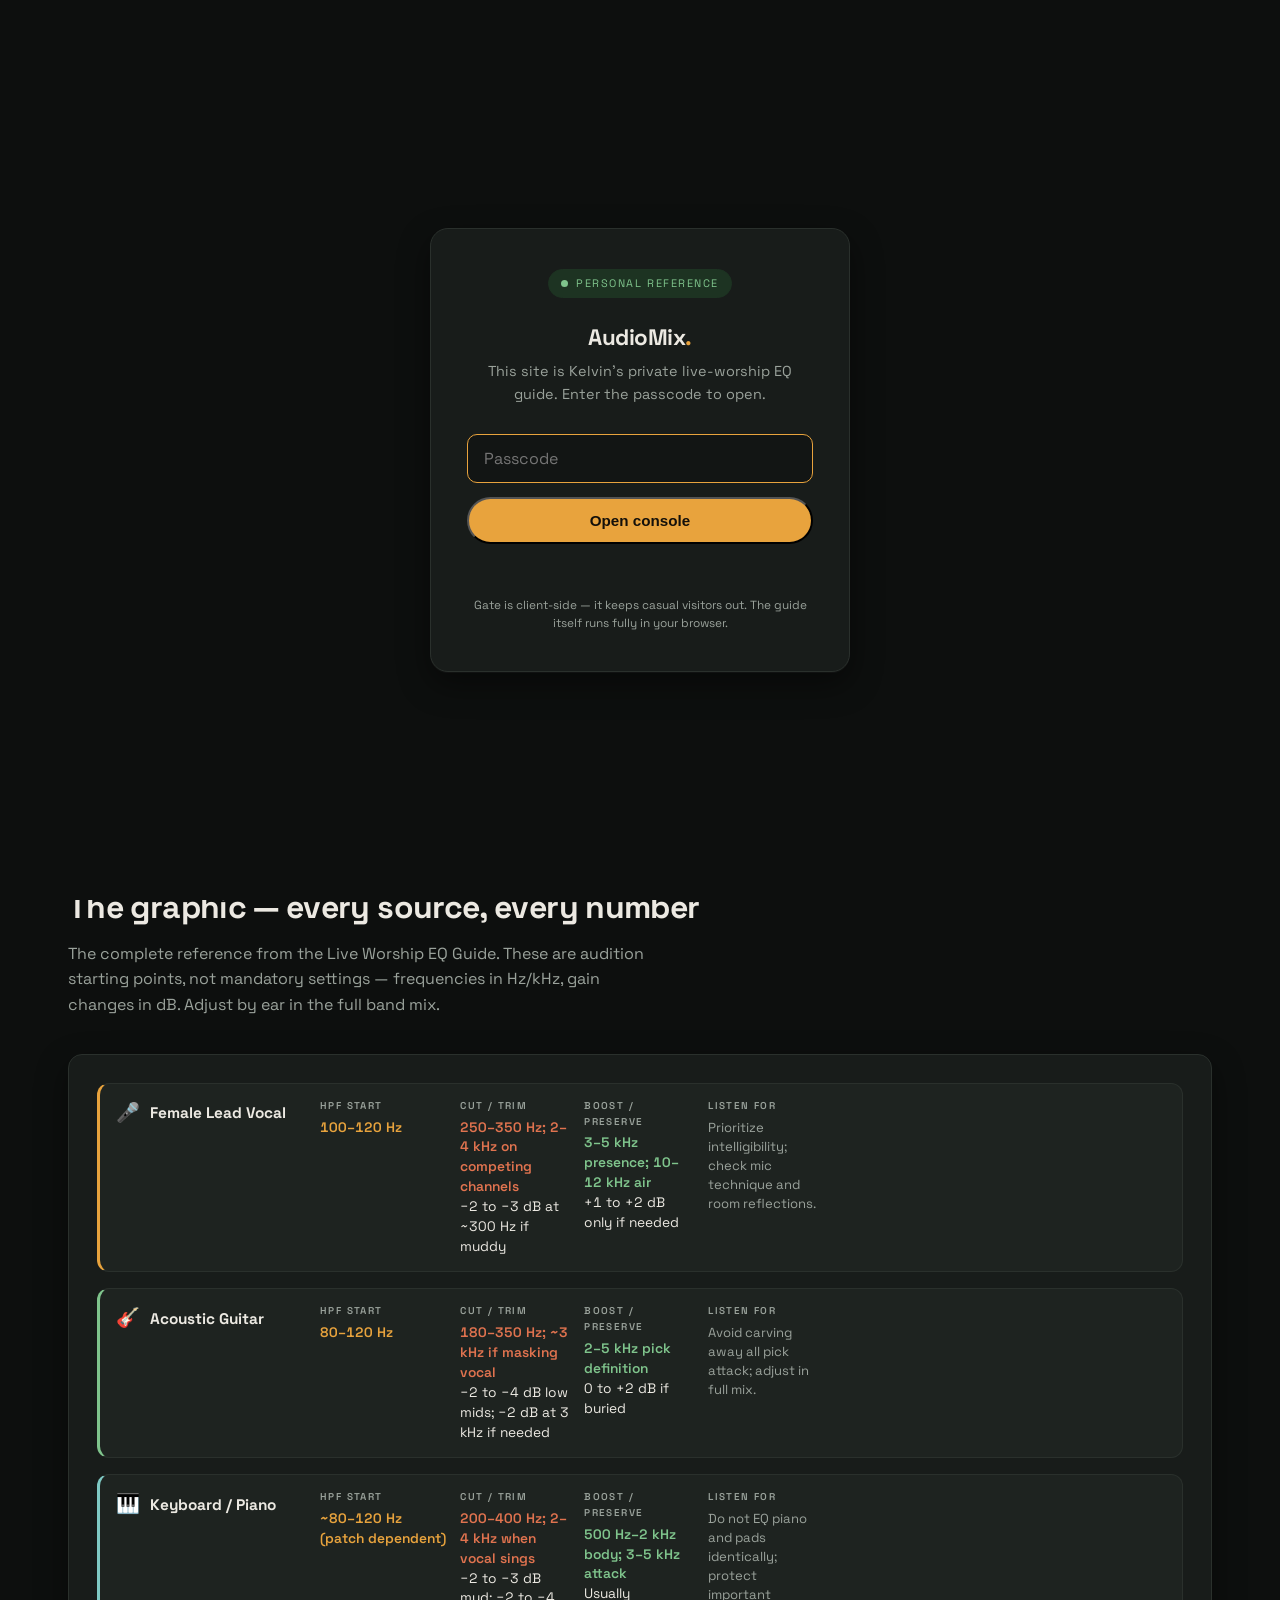
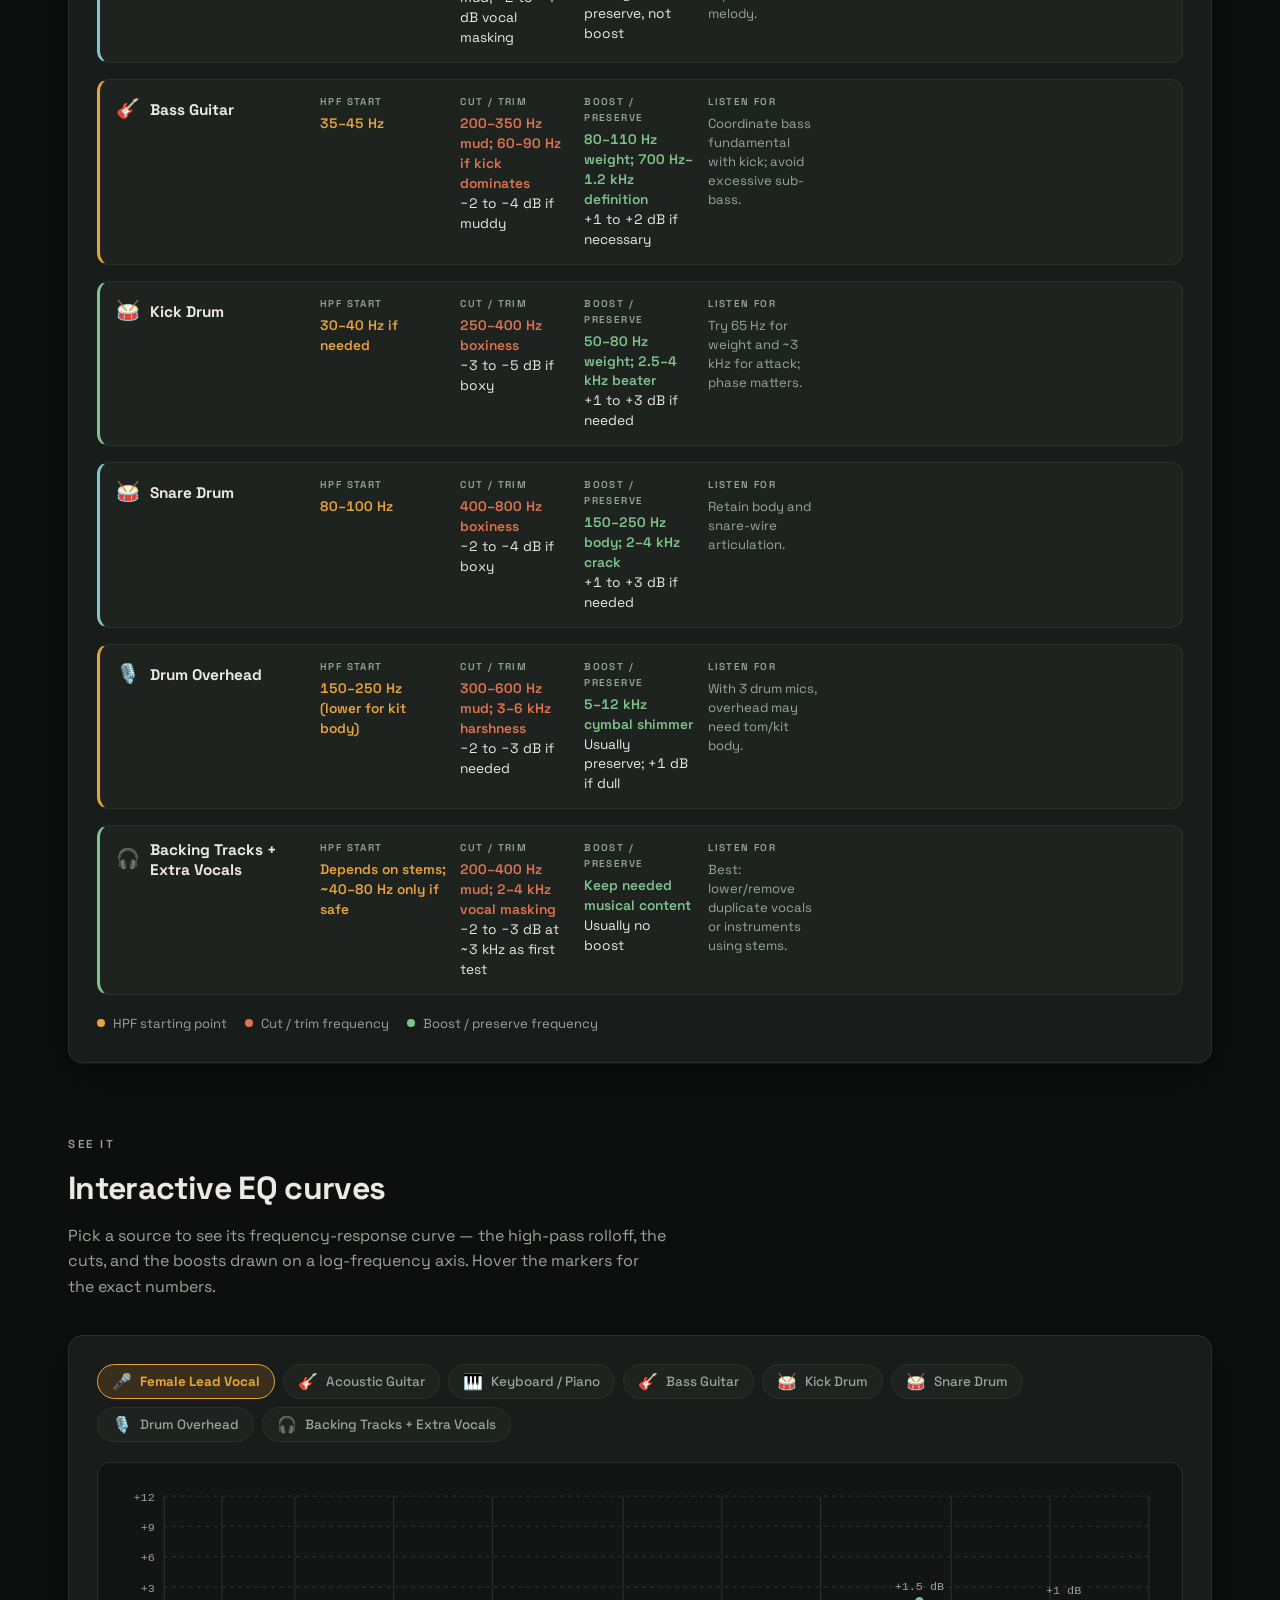
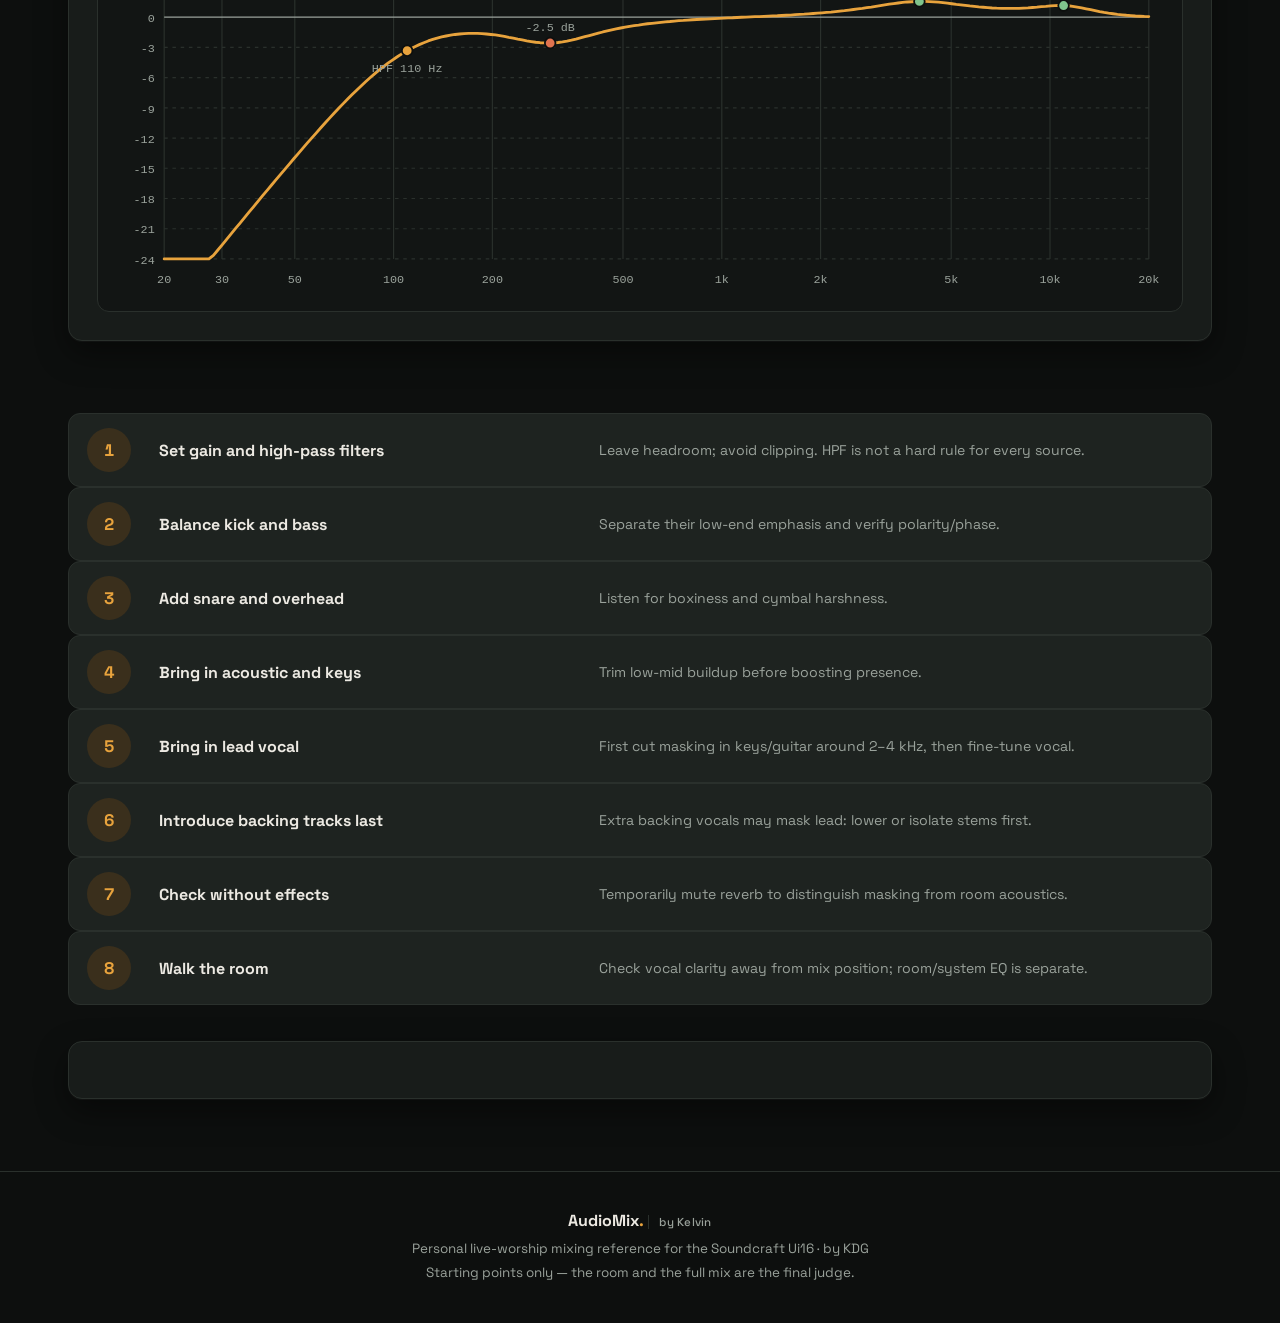
<file: index.html>
<!DOCTYPE html>
<html lang="en">
<head>
  <meta charset="UTF-8" />
  <meta name="viewport" content="width=device-width, initial-scale=1.0" />
  <title>AudioMix by Kelvin — Live Worship EQ Reference</title>
  <meta name="description" content="AudioMix by Kelvin — a personal live-worship mixing reference for the Soundcraft Ui16: EQ starting points for every source, the 8-step mix workflow, and pro tips for a clear, present band mix." />
  <meta property="og:title" content="AudioMix by Kelvin — Live Worship EQ Reference" />
  <meta property="og:description" content="EQ starting points for the Soundcraft Ui16, the 8-step mix workflow, and pro mixing tips. Personal guide by KDG." />
  <meta property="og:type" content="website" />
  <link rel="icon" href="data:image/svg+xml,<svg xmlns='http://www.w3.org/2000/svg' viewBox='0 0 100 100'><rect width='100' height='100' rx='20' fill='%230d0f0e'/><rect x='18' y='38' width='64' height='28' rx='6' fill='%23e8a33d'/><rect x='18' y='30' width='64' height='4' rx='2' fill='%237fc48c'/></svg>" />
  <link rel="preconnect" href="https://fonts.googleapis.com" />
  <link rel="preconnect" href="https://fonts.gstatic.com" crossorigin />
  <link href="https://fonts.googleapis.com/css2?family=Space+Grotesk:wght@400;500;600;700&display=swap" rel="stylesheet" />
  <link rel="stylesheet" href="css/style.css" />
  <script defer src="js/gate.js"></script>
  <script type="module" src="js/main.js"></script>
</head>
<body>
  <a class="skip-link" href="#guide">Skip to EQ guide</a>

  <header class="site-header" id="top">
    <nav class="nav container" aria-label="Primary">
      <a class="brand" href="index.html"><span class="brand-word">AudioMix<span class="brand-dot">.</span></span> <span class="brand-sub">by Kelvin</span></a>
      <button class="nav-toggle" aria-label="Toggle menu" aria-expanded="false" aria-controls="navLinks">
        <span class="nav-toggle-bar"></span><span class="nav-toggle-bar"></span><span class="nav-toggle-bar"></span>
      </button>
      <div class="nav-links" id="navLinks">
        <a href="index.html#guide" aria-current="page">EQ Guide</a>
        <a href="index.html#visual">Curves</a>
        <a href="index.html#workflow">Workflow</a>
        <a href="cut-through">Cut-Through</a>
        <a href="tips">Tips</a>
        <a href="measure">Measure</a>
      </div>
    </nav>
  </header>

  <section class="hero" aria-label="Intro">
    <div class="hero-media"></div>
    <div class="hero-copy">
      <p class="eyebrow">Live Worship — Soundcraft Ui16</p>
      <h1 class="hero-title">Your EQ starting <em>points</em>, not rules.</h1>
      <p class="hero-sub">A personal live-mixing reference: where to high-pass, what to cut, what to boost, and how to listen — for every source in the band. Adjust by ear in the full mix.</p>
      <a class="btn" href="#guide">Open the EQ chart</a>
      <a class="btn secondary" href="#visual">See the curves →</a>
    </div>
  </section>

  <div class="meter-strip container" aria-label="Quick stats">
    <div class="meter-item"><strong><span class="led">8</span></strong><span>eq sources</span></div>
    <div class="meter-item"><strong><span class="led">8</span></strong><span>workflow steps</span></div>
    <div class="meter-item"><strong><span class="led">3</span></strong><span>mix checks</span></div>
    <div class="meter-item"><strong><span class="led">±</span></strong><span>dB increments</span></div>
  </div>

  <main id="guide" class="container">
    <div class="section-head">
      <p class="eyebrow">The EQ Reference</p>
      <h2>The graphic — every source, every number</h2>
      <p>The complete reference from the Live Worship EQ Guide. These are audition starting points, not mandatory settings — frequencies in Hz/kHz, gain changes in dB. Adjust by ear in the full band mix.</p>
    </div>
    <div class="panel">
      <div class="eq-chart" id="eqChart"></div>
      <div class="eq-legend">
        <span><em class="sw sw-amber"></em> HPF starting point</span>
        <span><em class="sw sw-red"></em> Cut / trim frequency</span>
        <span><em class="sw sw-green"></em> Boost / preserve frequency</span>
      </div>
    </div>

    <div class="section-head" id="visual">
      <p class="eyebrow">See It</p>
      <h2>Interactive EQ curves</h2>
      <p>Pick a source to see its frequency-response curve — the high-pass rolloff, the cuts, and the boosts drawn on a log-frequency axis. Hover the markers for the exact numbers.</p>
    </div>
    <div class="panel">
      <div class="eqviz" id="eqViz">
        <div class="eqviz-sel" role="group" aria-label="Choose a source"></div>
        <div class="eqviz-stage"></div>
      </div>
    </div>

    <div class="section-head" id="workflow">
      <p class="eyebrow">The Workflow</p>
      <h2>8-step mix order</h2>
      <p>Bring the mix up in this order so nothing fights for the same space. Each step asks one thing to check before you move on.</p>
    </div>
    <div class="panel">
      <div class="workflow" id="workflow"></div>
    </div>
  </main>

  <footer class="footer">
    <p class="footer-brand">AudioMix<span class="brand-dot">.</span> <span class="brand-sub">by Kelvin</span></p>
    <p>Personal live-worship mixing reference for the Soundcraft Ui16 · by KDG</p>
    <p>Starting points only — the room and the full mix are the final judge.</p>
  </footer>
</body>
</html>
</file>
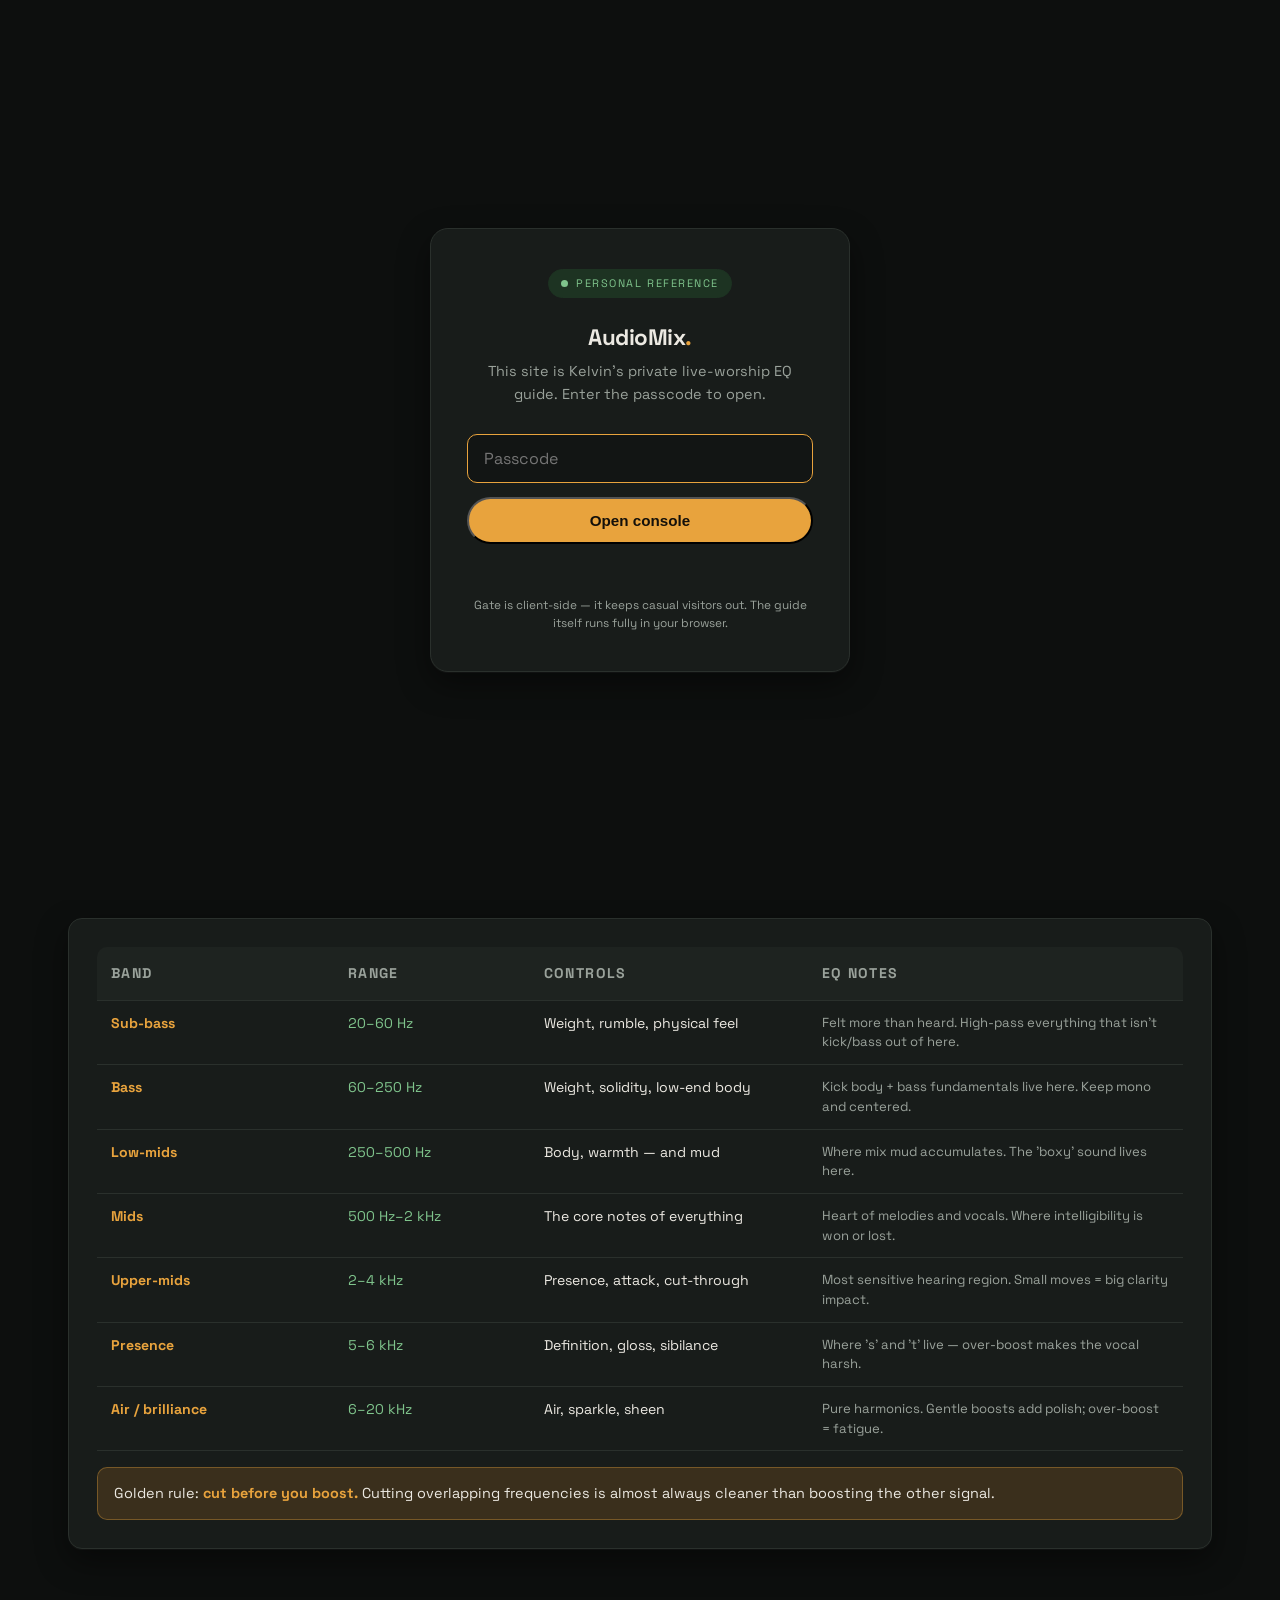
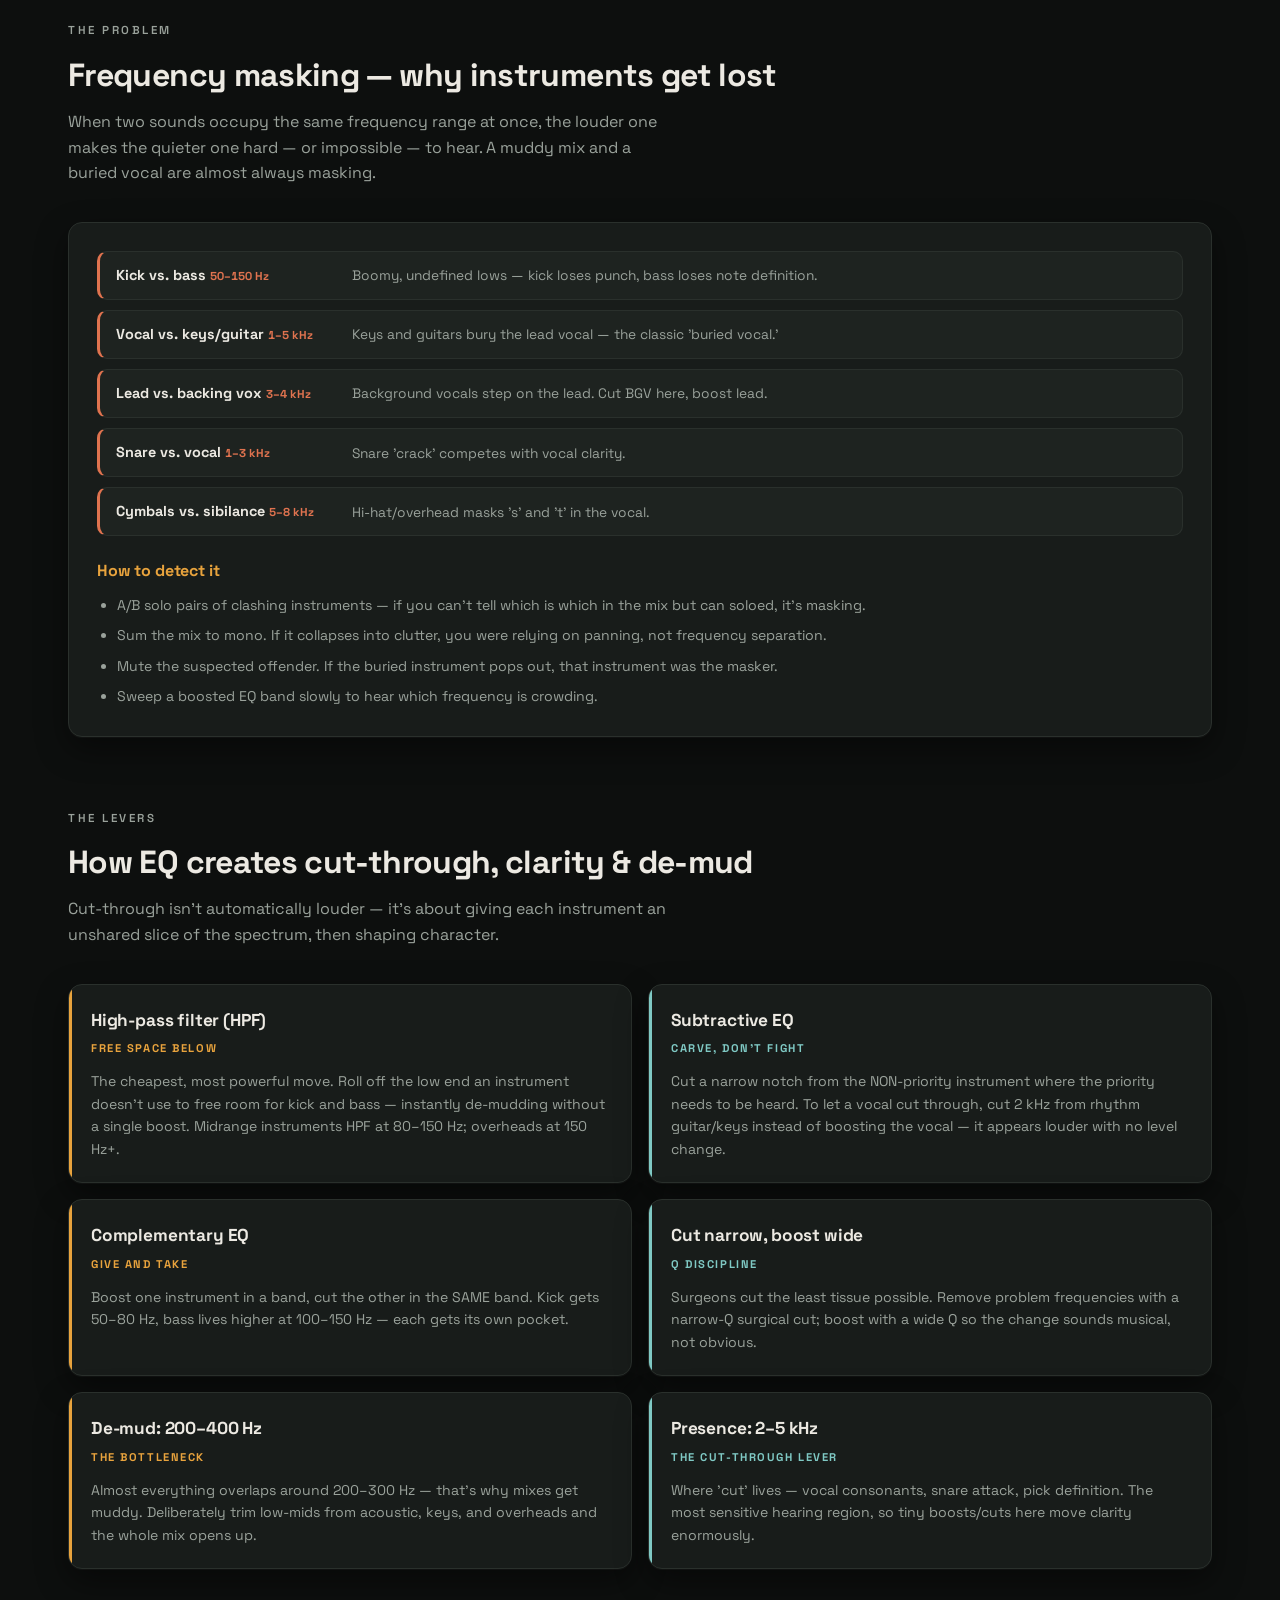
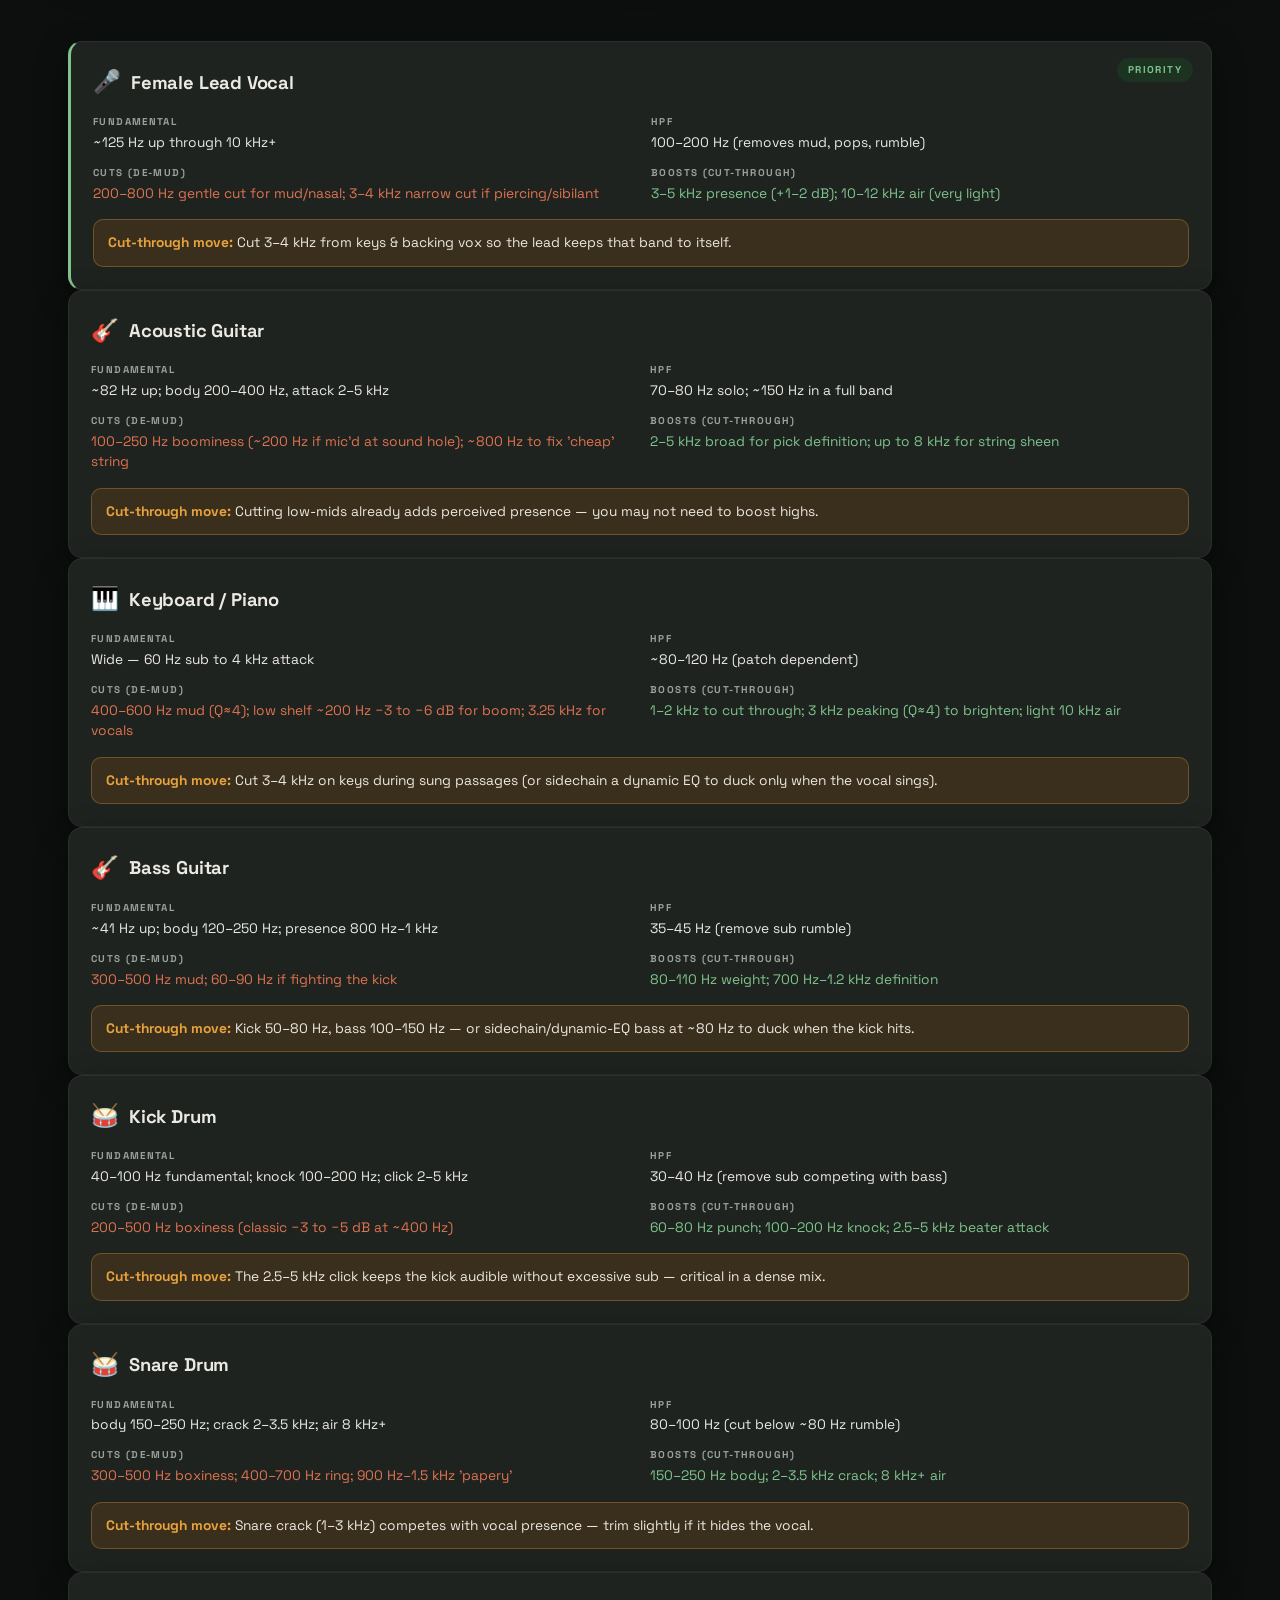
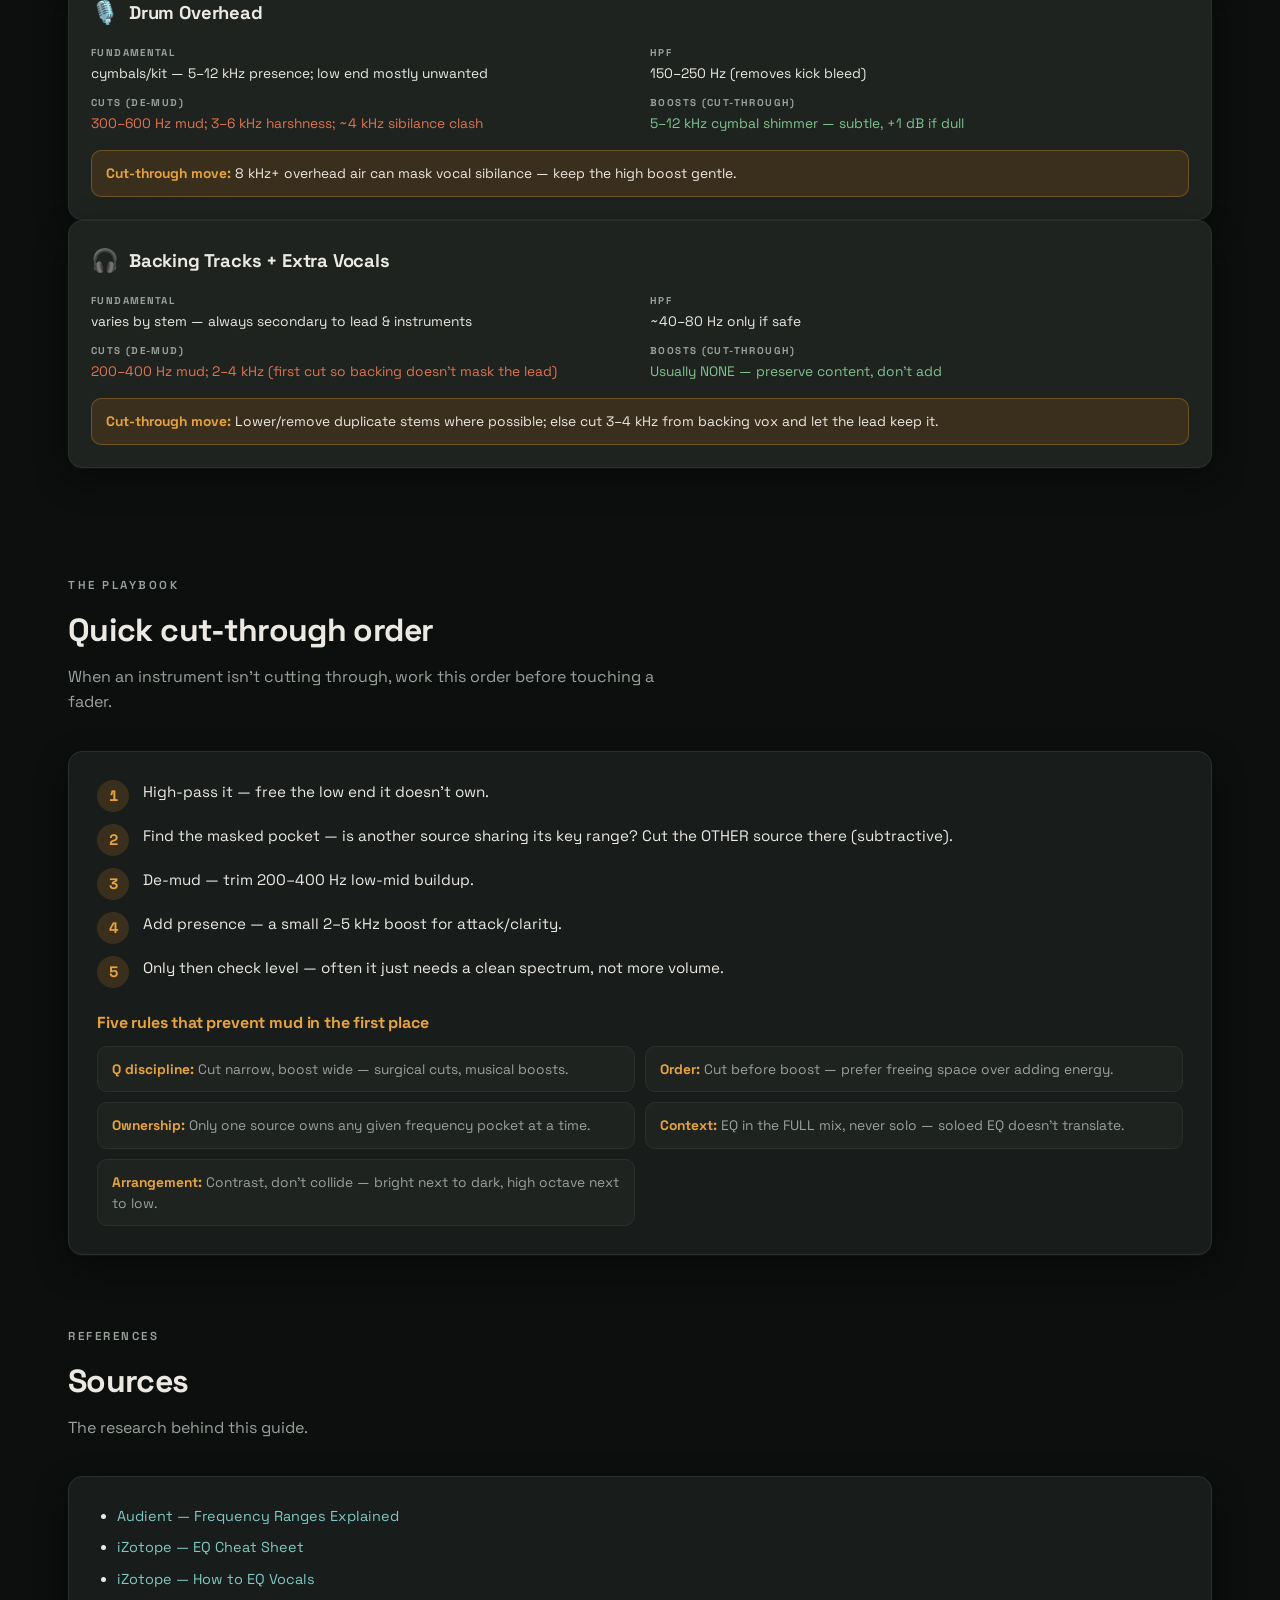
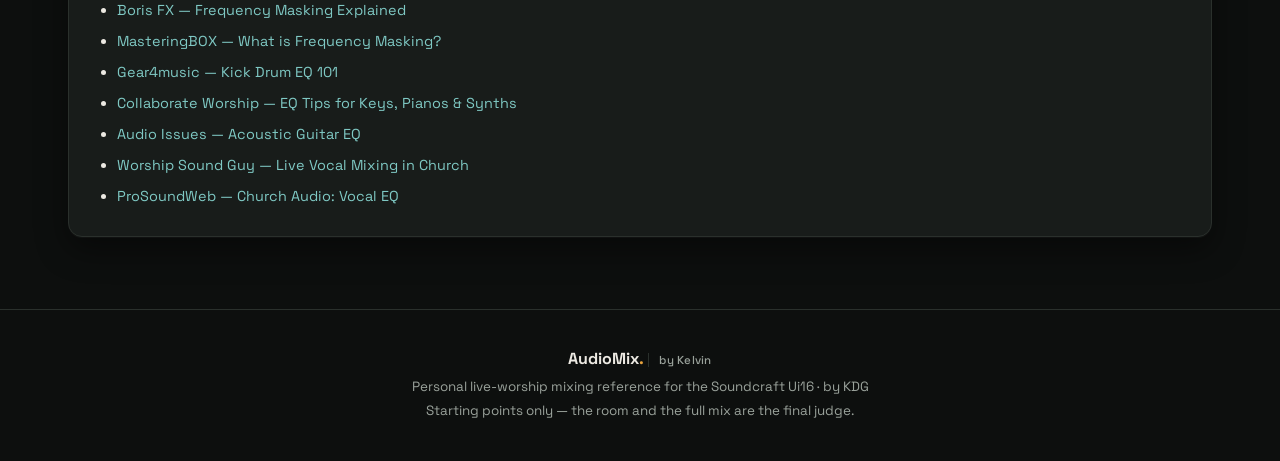
<file: cut-through.html>
<!DOCTYPE html>
<html lang="en">
<head>
  <meta charset="UTF-8" />
  <meta name="viewport" content="width=device-width, initial-scale=1.0" />
  <title>Cut-Through EQ — AudioMix by Kelvin</title>
  <meta name="description" content="How to EQ any instrument so it cuts through the mix — high-pass to free space, subtractive carving, de-mudding, and per-instrument recipes for live worship on the Soundcraft Ui16." />
  <meta property="og:title" content="Cut-Through EQ — AudioMix by Kelvin" />
  <meta property="og:description" content="Band EQ shaping for cut-through, clarity and de-mudding — the framework plus a recipe for every source in the band." />
  <meta property="og:type" content="website" />
  <link rel="icon" href="data:image/svg+xml,<svg xmlns='http://www.w3.org/2000/svg' viewBox='0 0 100 100'><rect width='100' height='100' rx='20' fill='%230d0f0e'/><rect x='18' y='38' width='64' height='28' rx='6' fill='%23e8a33d'/><rect x='18' y='30' width='64' height='4' rx='2' fill='%237fc48c'/></svg>" />
  <link rel="preconnect" href="https://fonts.googleapis.com" />
  <link rel="preconnect" href="https://fonts.gstatic.com" crossorigin />
  <link href="https://fonts.googleapis.com/css2?family=Space+Grotesk:wght@400;500;600;700&display=swap" rel="stylesheet" />
  <link rel="stylesheet" href="css/style.css" />
  <script defer src="js/gate.js"></script>
  <script type="module" src="js/cutthrough-main.js"></script>
</head>
<body>
  <a class="skip-link" href="#cutthrough">Skip to cut-through guide</a>

  <header class="site-header" id="top">
    <nav class="nav container" aria-label="Primary">
      <a class="brand" href="index.html"><span class="brand-word">AudioMix<span class="brand-dot">.</span></span> <span class="brand-sub">by Kelvin</span></a>
      <button class="nav-toggle" aria-label="Toggle menu" aria-expanded="false" aria-controls="navLinks">
        <span class="nav-toggle-bar"></span><span class="nav-toggle-bar"></span><span class="nav-toggle-bar"></span>
      </button>
      <div class="nav-links" id="navLinks">
        <a href="index.html#guide">EQ Guide</a>
        <a href="index.html#workflow">Workflow</a>
        <a href="cut-through" aria-current="page">Cut-Through</a>
        <a href="tips">Tips</a>
        <a href="measure">Measure</a>
      </div>
    </nav>
  </header>

  <section class="hero" aria-label="Cut-through intro">
    <div class="hero-media"></div>
    <div class="hero-copy">
      <p class="eyebrow">Cut-Through EQ</p>
      <h1 class="hero-title">Make it sit, not just <em>loud.</em></h1>
      <p class="hero-sub">How band EQ shaping lets any instrument cut through a voice, dodge the mud, and stay individually clear — from a deep research pass on frequency bands, masking, and per-instrument recipes.</p>
      <a class="btn" href="#cutthrough">Open the guide</a>
      <a class="btn secondary" href="#recipes">Jump to recipes →</a>
    </div>
  </section>

  <main id="cutthrough" class="container">

    <!-- 1 · frequency bands -->
    <div class="section-head">
      <p class="eyebrow">The Map</p>
      <h2>The frequency bands — what each one controls</h2>
      <p>Every instrument has a home in specific bands, and every band has a job. Knowing the map is the difference between guessing and deliberately shaping a source.</p>
    </div>
    <div class="panel">
      <div class="ct-table" id="bandTable"></div>
      <div class="ct-takeaway">Golden rule: <strong>cut before you boost.</strong> Cutting overlapping frequencies is almost always cleaner than boosting the other signal.</div>
    </div>

    <!-- 2 · masking -->
    <div class="section-head">
      <p class="eyebrow">The Problem</p>
      <h2>Frequency masking — why instruments get lost</h2>
      <p>When two sounds occupy the same frequency range at once, the louder one makes the quieter one hard — or impossible — to hear. A muddy mix and a buried vocal are almost always masking.</p>
    </div>
    <div class="panel">
      <div class="ct-masks" id="maskingPairs"></div>
      <h3 class="ct-subhead">How to detect it</h3>
      <ul class="ct-checks" id="maskingChecks"></ul>
    </div>

    <!-- 3 · levers -->
    <div class="section-head">
      <p class="eyebrow">The Levers</p>
      <h2>How EQ creates cut-through, clarity &amp; de-mud</h2>
      <p>Cut-through isn't automatically louder — it's about giving each instrument an unshared slice of the spectrum, then shaping character.</p>
    </div>
    <div class="ct-levers" id="levers"></div>

    <!-- 4 · recipes -->
    <div class="section-head" id="recipes">
      <p class="eyebrow">Per Instrument</p>
      <h2>A recipe for every source</h2>
      <p>The 8 sources from the AudioMix guide: fundamental range, high-pass point, cuts to de-mud, boosts to cut through, and how to place each against the lead vocal.</p>
    </div>
    <div class="ct-recipes" id="recipes"></div>

    <!-- 5 · playbook -->
    <div class="section-head">
      <p class="eyebrow">The Playbook</p>
      <h2>Quick cut-through order</h2>
      <p>When an instrument isn't cutting through, work this order before touching a fader.</p>
    </div>
    <div class="panel">
      <ol class="ct-steps" id="playbookSteps"></ol>
      <h3 class="ct-subhead">Five rules that prevent mud in the first place</h3>
      <div class="ct-rules" id="antiMudRules"></div>
    </div>

    <!-- sources -->
    <div class="section-head">
      <p class="eyebrow">References</p>
      <h2>Sources</h2>
      <p>The research behind this guide.</p>
    </div>
    <div class="panel">
      <ul class="ct-sources" id="sourcesList"></ul>
    </div>
  </main>

  <footer class="footer">
    <p class="footer-brand">AudioMix<span class="brand-dot">.</span> <span class="brand-sub">by Kelvin</span></p>
    <p>Personal live-worship mixing reference for the Soundcraft Ui16 · by KDG</p>
    <p>Starting points only — the room and the full mix are the final judge.</p>
  </footer>
</body>
</html>
</file>
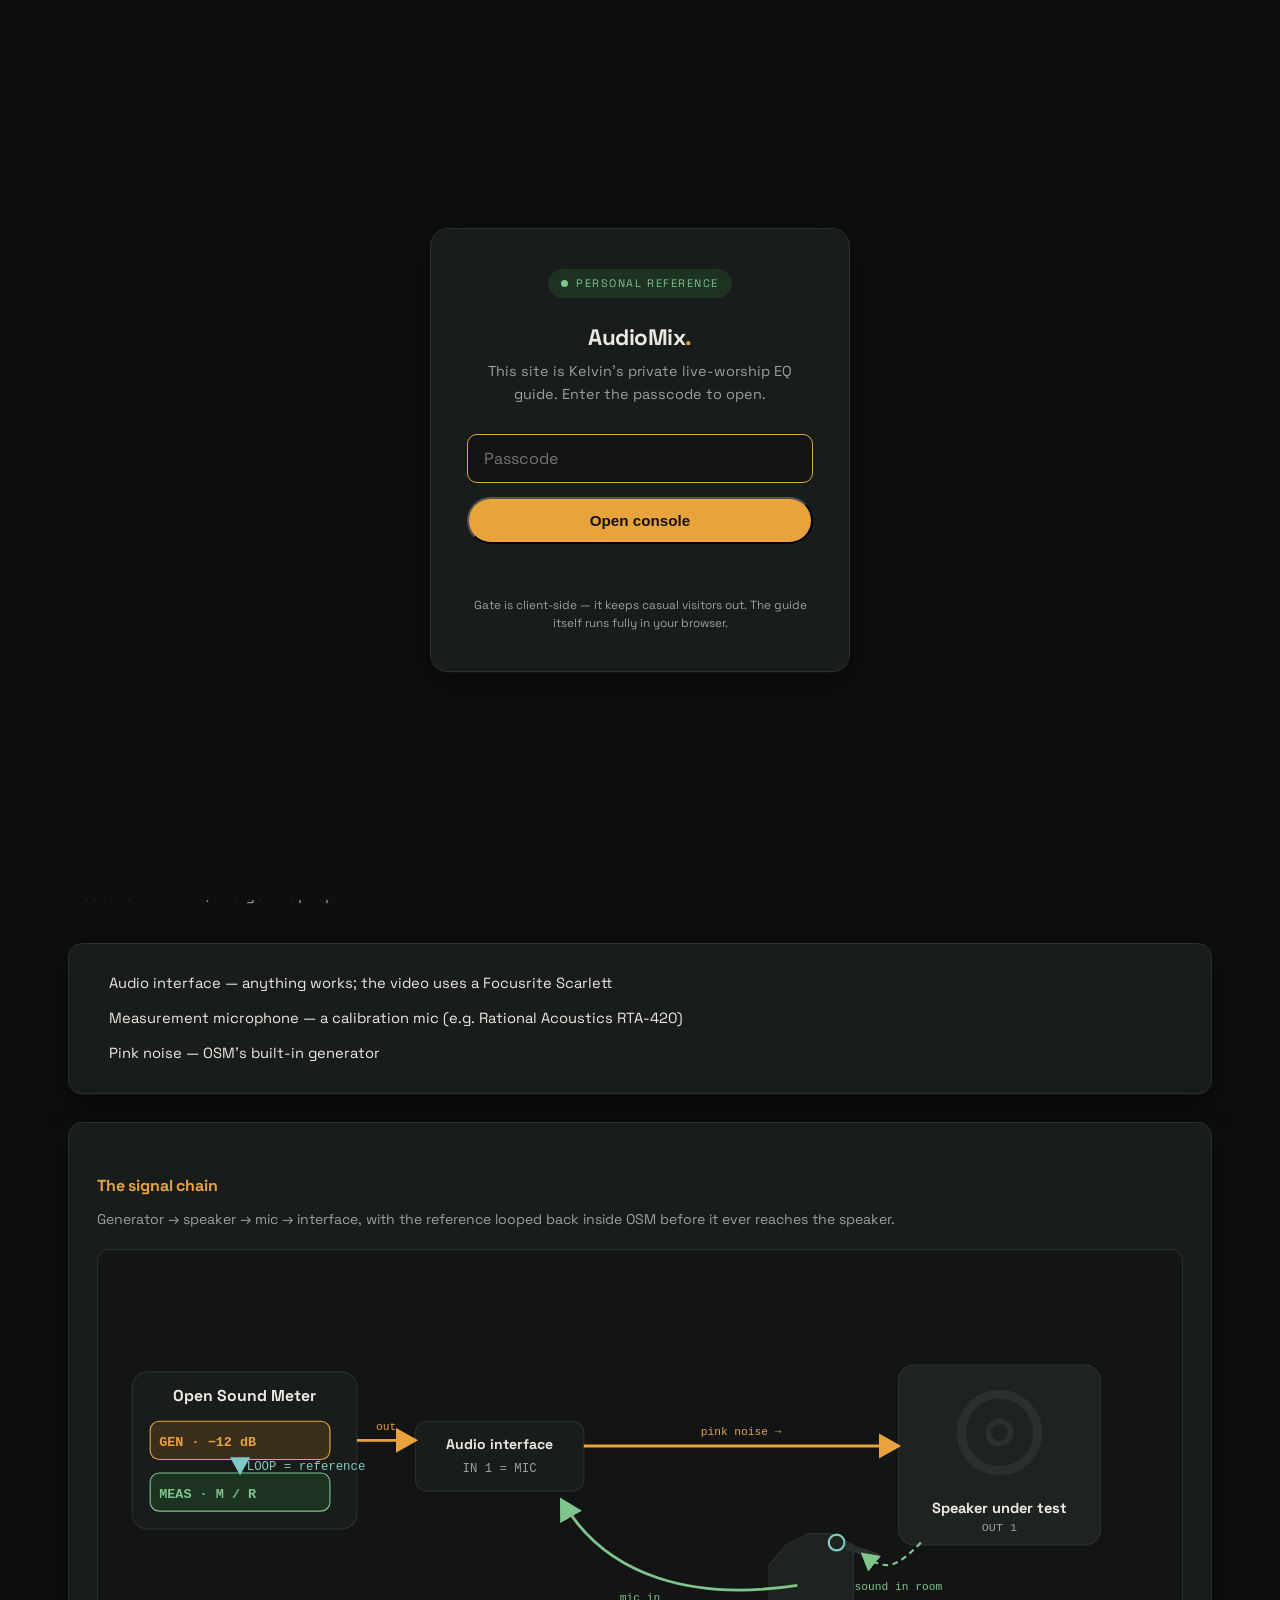
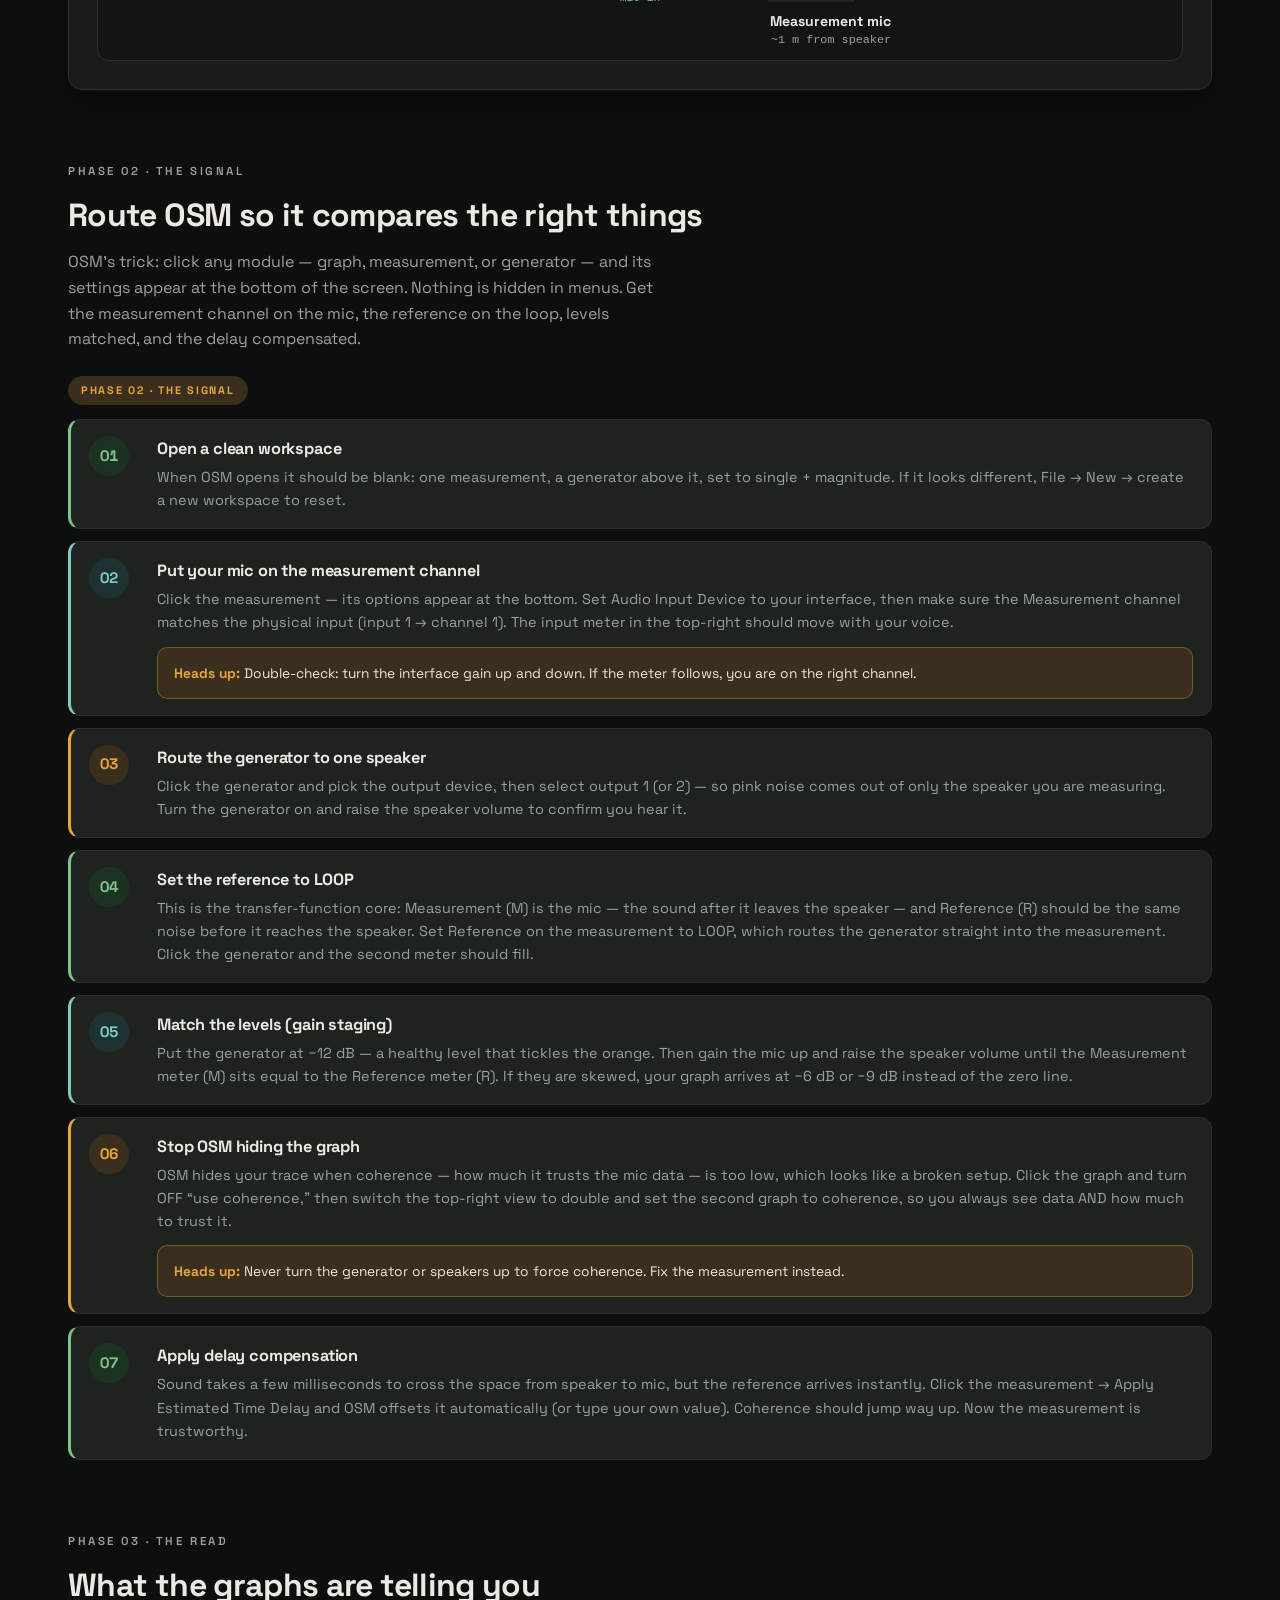
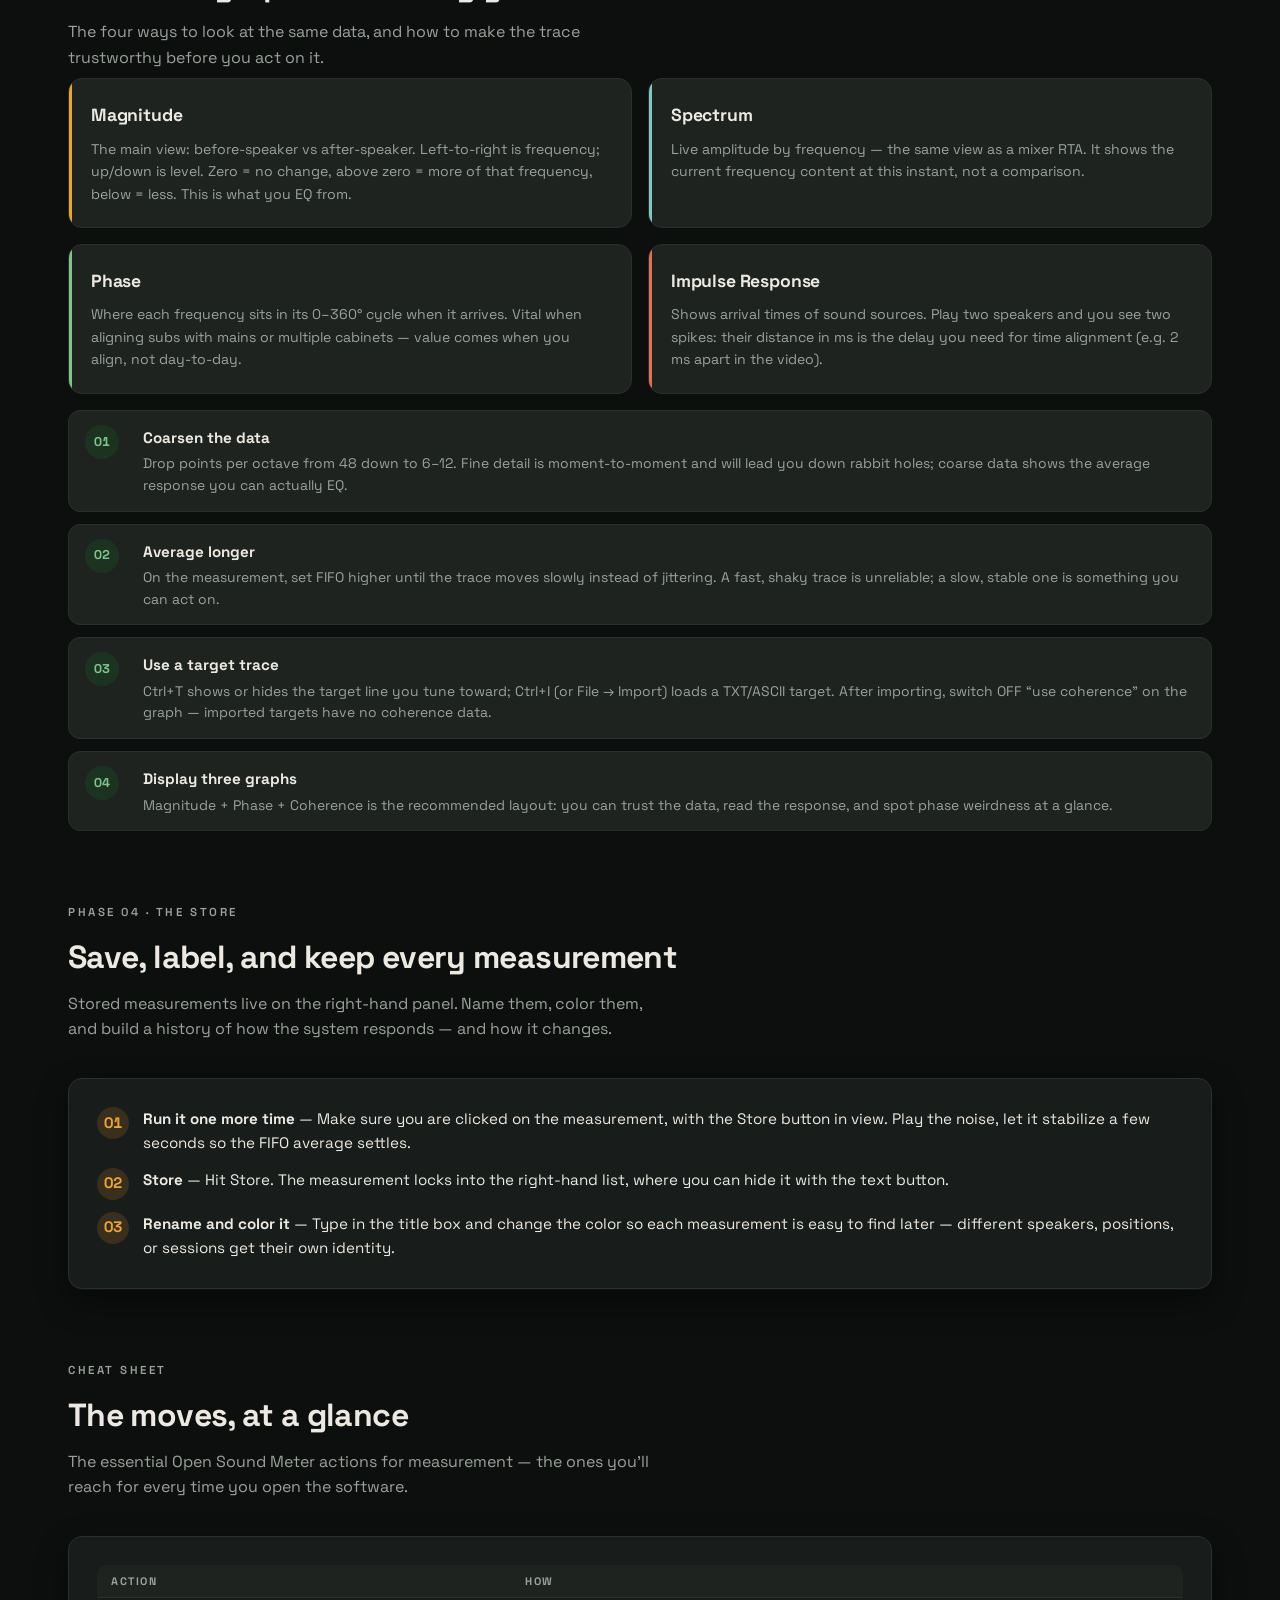
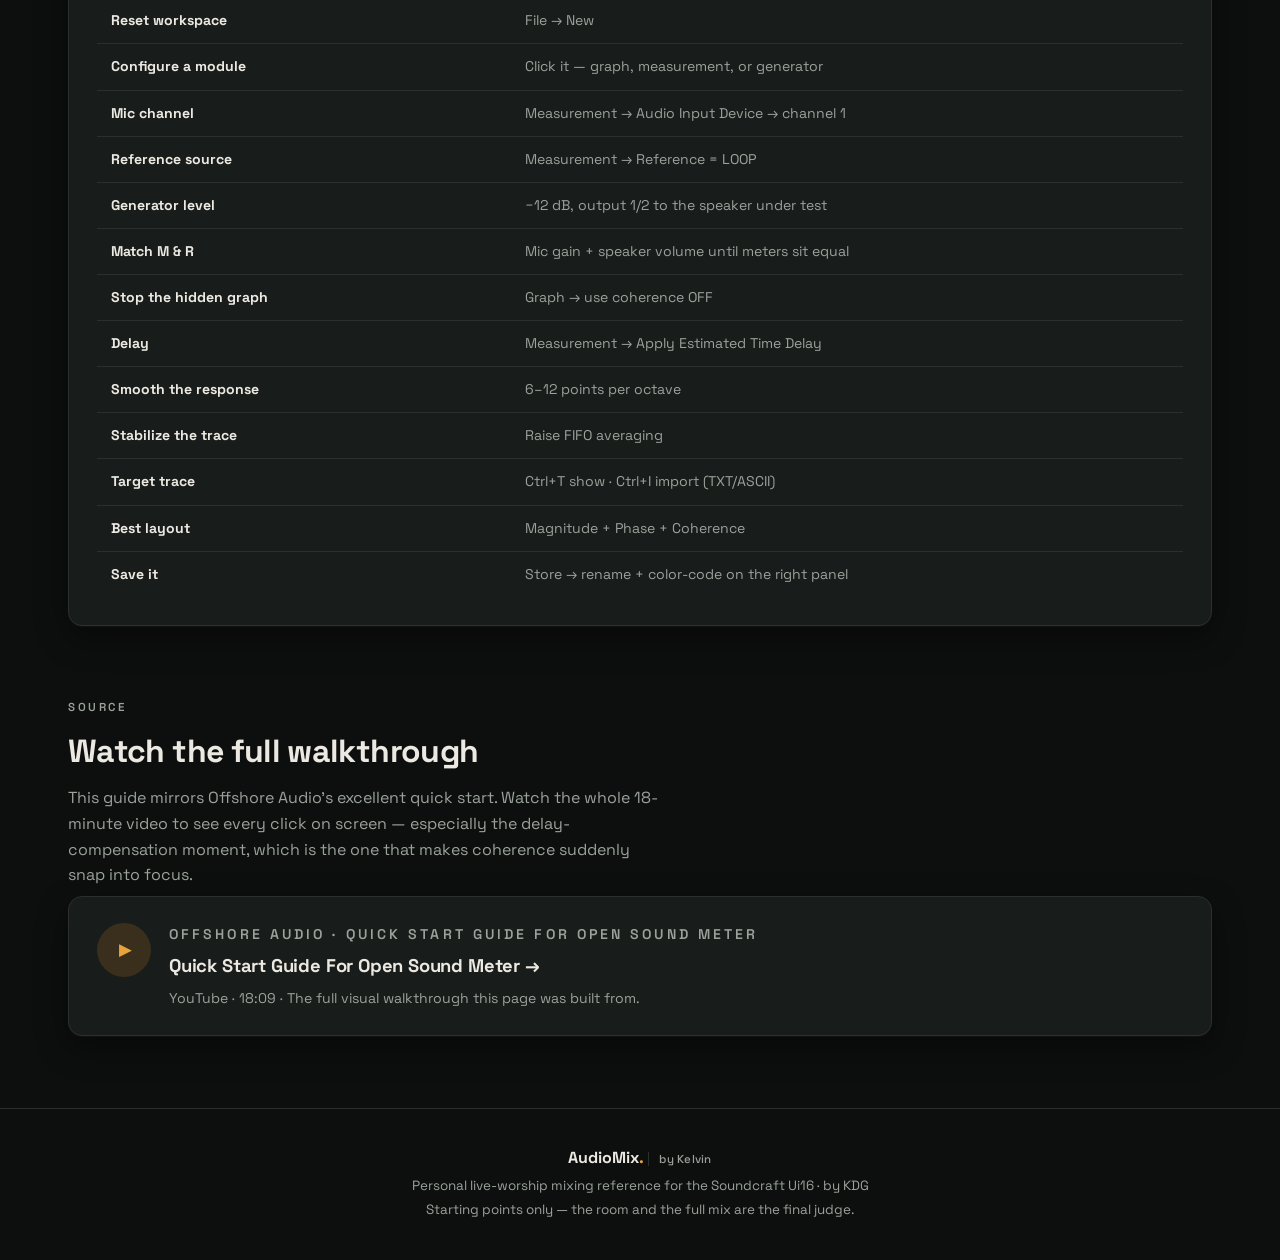
<file: measure.html>
<!DOCTYPE html>
<html lang="en">
<head>
  <meta charset="UTF-8" />
  <meta name="viewport" content="width=device-width, initial-scale=1.0" />
  <title>Measure — Open Sound Meter Quick Start — AudioMix by Kelvin</title>
  <meta name="description" content="Measure &amp; tune: how to set up Open Sound Meter to measure a speaker system — the rig, the transfer-function routing, gain staging, coherence, delay compensation, and reading magnitude, phase, and impulse graphs." />
  <meta property="og:title" content="Measure — Open Sound Meter Quick Start — AudioMix by Kelvin" />
  <meta property="og:description" content="Step-by-step Open Sound Meter setup for measuring speaker systems — from the mic on the stand to a stored, readable measurement." />
  <meta property="og:type" content="website" />
  <link rel="icon" href="data:image/svg+xml,<svg xmlns='http://www.w3.org/2000/svg' viewBox='0 0 100 100'><rect width='100' height='100' rx='20' fill='%230d0f0e'/><rect x='18' y='38' width='64' height='28' rx='6' fill='%23e8a33d'/><rect x='18' y='30' width='64' height='4' rx='2' fill='%237fc48c'/></svg>" />
  <link rel="preconnect" href="https://fonts.googleapis.com" />
  <link rel="preconnect" href="https://fonts.gstatic.com" crossorigin />
  <link href="https://fonts.googleapis.com/css2?family=Space+Grotesk:wght@400;500;600;700&display=swap" rel="stylesheet" />
  <link rel="stylesheet" href="css/style.css" />
  <script defer src="js/gate.js"></script>
  <script type="module" src="js/measure.js"></script>
</head>
<body>
  <a class="skip-link" href="#measure">Skip to measure guide</a>

  <header class="site-header" id="top">
    <nav class="nav container" aria-label="Primary">
      <a class="brand" href="index.html"><span class="brand-word">AudioMix<span class="brand-dot">.</span></span> <span class="brand-sub">by Kelvin</span></a>
      <button class="nav-toggle" aria-label="Toggle menu" aria-expanded="false" aria-controls="navLinks">
        <span class="nav-toggle-bar"></span><span class="nav-toggle-bar"></span><span class="nav-toggle-bar"></span>
      </button>
      <div class="nav-links" id="navLinks">
        <a href="index.html#guide">EQ Guide</a>
        <a href="index.html#workflow">Workflow</a>
        <a href="cut-through">Cut-Through</a>
        <a href="tips">Tips</a>
        <a href="measure" aria-current="page">Measure</a>
      </div>
    </nav>
  </header>

  <section class="hero" aria-label="Measure intro">
    <div class="hero-media measure"></div>
    <div class="hero-copy">
      <p class="eyebrow">Measure &amp; Tune · Open Sound Meter</p>
      <h1 class="hero-title">Measure the room, not the <em>guess.</em></h1>
      <p class="hero-sub">How to set up Open Sound Meter the right way — mic on the stand, reference looped, levels matched, delay compensated — so the graph tells you what the speakers are actually doing in the room.</p>
      <a class="btn" href="#measure">Start measuring</a>
      <a class="btn secondary" href="#cheatsheet">Cheat sheet →</a>
    </div>
  </section>

  <main id="measure" class="container">

    <!-- 1 · the rig -->
    <div class="section-head">
      <p class="eyebrow">Phase 01 · The Rig</p>
      <h2>What you need, and how to wire it</h2>
      <p>Open Sound Meter (OSM) compares two sounds: the pink noise <em>before</em> it hits the speaker, and the same noise <em>after</em> it comes out — picked up by a mic. That comparison is the measurement. Gear is simple: any audio interface, a measurement mic, and your laptop.</p>
    </div>
    <div class="panel">
      <div class="me-gear" role="list" aria-label="Gear needed">
        <span><em class="sw sw-amber"></em> Audio interface — anything works; the video uses a Focusrite Scarlett</span>
        <span><em class="sw sw-green"></em> Measurement microphone — a calibration mic (e.g. Rational Acoustics RTA-420)</span>
        <span><em class="sw sw-cyan"></em> Pink noise — OSM&rsquo;s built-in generator</span>
      </div>
    </div>

    <div class="panel">
      <h3 class="ct-subhead">The signal chain</h3>
      <p class="me-chain-note">Generator → speaker → mic → interface, with the reference looped back inside OSM before it ever reaches the speaker.</p>
      <div class="me-chain" role="img" aria-label="Diagram: OSM generator sends pink noise to the speaker; the measurement mic picks it up and returns it to OSM. The reference signal loops from the generator straight into the measurement.">
        <svg viewBox="0 0 940 340" xmlns="http://www.w3.org/2000/svg" role="presentation">
          <!-- laptop / OSM -->
          <rect x="18" y="96" width="200" height="140" rx="14" fill="#181c1a" stroke="#2a302c"/>
          <text x="118" y="122" text-anchor="middle" fill="#ece9e2" font-size="14" font-weight="700" font-family="Space Grotesk, sans-serif">Open Sound Meter</text>
          <!-- generator chip -->
          <rect x="34" y="140" width="160" height="34" rx="8" fill="#3a2f1c" stroke="#e8a33d"/>
          <text x="42" y="162" fill="#e8a33d" font-size="12" font-weight="600" font-family="JetBrains Mono, monospace">GEN · −12 dB</text>
          <!-- measurement chip -->
          <rect x="34" y="186" width="160" height="34" rx="8" fill="#1d3322" stroke="#7fc48c"/>
          <text x="42" y="208" fill="#7fc48c" font-size="12" font-weight="600" font-family="JetBrains Mono, monospace">MEAS · M / R</text>
          <!-- loop arrow inside -->
          <path d="M 114 174 C 114 180 114 184 114 186" stroke="#7fc9c4" stroke-width="2" fill="none" stroke-dasharray="4 3" marker-end="url(#me-arrow-cyan)"/>
          <text x="120" y="183" fill="#7fc9c4" font-size="11" font-family="JetBrains Mono, monospace">LOOP = reference</text>

          <!-- interface -->
          <rect x="270" y="140" width="150" height="62" rx="10" fill="#181c1a" stroke="#2a302c"/>
          <text x="345" y="165" text-anchor="middle" fill="#ece9e2" font-size="12.5" font-weight="700" font-family="Space Grotesk, sans-serif">Audio interface</text>
          <text x="345" y="185" text-anchor="middle" fill="#9aa29b" font-size="11" font-family="JetBrains Mono, monospace">IN 1 = MIC</text>

          <!-- speaker -->
          <rect x="700" y="90" width="180" height="160" rx="14" fill="#1e2320" stroke="#2a302c"/>
          <circle cx="790" cy="150" r="34" fill="none" stroke="#2a302c" stroke-width="8"/>
          <circle cx="790" cy="150" r="10" fill="none" stroke="#2a302c" stroke-width="5"/>
          <text x="790" y="222" text-anchor="middle" fill="#ece9e2" font-size="13" font-weight="700" font-family="Space Grotesk, sans-serif">Speaker under test</text>
          <text x="790" y="238" text-anchor="middle" fill="#9aa29b" font-size="10.5" font-family="JetBrains Mono, monospace">OUT 1</text>

          <!-- mic -->
          <path d="M 585 300 L 585 268 L 600 250 L 620 240 L 640 240 L 660 250 L 660 300 Z" fill="#1e2320" stroke="#2a302c"/>
          <circle cx="645" cy="248" r="7" fill="none" stroke="#7fc9c4" stroke-width="2"/>
          <path d="M 655 252 L 680 260" stroke="#2a302c" stroke-width="6" stroke-linecap="round"/>
          <text x="640" y="322" text-anchor="middle" fill="#ece9e2" font-size="12.5" font-weight="700" font-family="Space Grotesk, sans-serif">Measurement mic</text>
          <text x="640" y="337" text-anchor="middle" fill="#9aa29b" font-size="10.5" font-family="JetBrains Mono, monospace">~1 m from speaker</text>

          <!-- generator out -->
          <path d="M 218 157 L 270 157" stroke="#e8a33d" stroke-width="2.5" fill="none" marker-end="url(#me-arrow-amber)"/>
          <text x="244" y="148" text-anchor="middle" fill="#e8a33d" font-size="10" font-family="JetBrains Mono, monospace">out</text>

          <!-- interface to speaker -->
          <path d="M 420 162 L 700 162" stroke="#e8a33d" stroke-width="2.5" fill="none" marker-end="url(#me-arrow-amber)"/>
          <text x="560" y="152" text-anchor="middle" fill="#e8a33d" font-size="10" font-family="JetBrains Mono, monospace">pink noise →</text>

          <!-- speaker sound to mic -->
          <path d="M 720 248 C 700 268 690 276 668 258" stroke="#7fc48c" stroke-width="2" fill="none" stroke-dasharray="5 4" marker-end="url(#me-arrow-green)"/>
          <text x="700" y="290" text-anchor="middle" fill="#7fc48c" font-size="10" font-family="JetBrains Mono, monospace">sound in room</text>

          <!-- mic back to interface -->
          <path d="M 610 286 C 520 300 440 280 400 210" stroke="#7fc48c" stroke-width="2.5" fill="none" marker-end="url(#me-arrow-green)"/>
          <text x="470" y="300" text-anchor="middle" fill="#7fc48c" font-size="10" font-family="JetBrains Mono, monospace">mic in</text>

          <defs>
            <marker id="me-arrow-amber" markerWidth="9" markerHeight="9" refX="7" refY="4.5" orient="auto"><path d="M0 0 L8 4.5 L0 9 Z" fill="#e8a33d"/></marker>
            <marker id="me-arrow-green" markerWidth="9" markerHeight="9" refX="7" refY="4.5" orient="auto"><path d="M0 0 L8 4.5 L0 9 Z" fill="#7fc48c"/></marker>
            <marker id="me-arrow-cyan" markerWidth="9" markerHeight="9" refX="7" refY="4.5" orient="auto"><path d="M0 0 L8 4.5 L0 9 Z" fill="#7fc9c4"/></marker>
          </defs>
        </svg>
      </div>
    </div>

    <!-- 2 · the signal -->
    <div class="section-head">
      <p class="eyebrow">Phase 02 · The Signal</p>
      <h2>Route OSM so it compares the right things</h2>
      <p>OSM&rsquo;s trick: click any module — graph, measurement, or generator — and its settings appear at the bottom of the screen. Nothing is hidden in menus. Get the measurement channel on the mic, the reference on the loop, levels matched, and the delay compensated.</p>
    </div>
    <div class="me-phases" id="measureSteps"></div>

    <!-- 3 · the read -->
    <div class="section-head">
      <p class="eyebrow">Phase 03 · The Read</p>
      <h2>What the graphs are telling you</h2>
      <p>The four ways to look at the same data, and how to make the trace trustworthy before you act on it.</p>
    </div>
    <div class="me-graphs" id="graphCards"></div>

    <!-- 4 · the store -->
    <div class="section-head">
      <p class="eyebrow">Phase 04 · The Store</p>
      <h2>Save, label, and keep every measurement</h2>
      <p>Stored measurements live on the right-hand panel. Name them, color them, and build a history of how the system responds — and how it changes.</p>
    </div>
    <div class="panel">
      <ol class="ct-steps" id="storeSteps"></ol>
    </div>

    <!-- cheat sheet -->
    <div class="section-head" id="cheatsheet">
      <p class="eyebrow">Cheat Sheet</p>
      <h2>The moves, at a glance</h2>
      <p>The essential Open Sound Meter actions for measurement — the ones you&rsquo;ll reach for every time you open the software.</p>
    </div>
    <div class="panel">
      <div class="me-cheat" id="cheatRows"></div>
    </div>

    <!-- video -->
    <div class="section-head">
      <p class="eyebrow">Source</p>
      <h2>Watch the full walkthrough</h2>
      <p>This guide mirrors Offshore Audio&rsquo;s excellent quick start. Watch the whole 18-minute video to see every click on screen — especially the delay-compensation moment, which is the one that makes coherence suddenly snap into focus.</p>
    </div>
    <div class="me-video">
      <div class="me-video-icon" aria-hidden="true">▶</div>
      <div class="me-video-body">
        <p class="eyebrow">Offshore Audio · Quick Start Guide For Open Sound Meter</p>
        <h3><a href="https://www.youtube.com/watch?v=NU3LaEc_zqc" target="_blank" rel="noopener">Quick Start Guide For Open Sound Meter →</a></h3>
        <p>YouTube · 18:09 · The full visual walkthrough this page was built from.</p>
      </div>
    </div>

  </main>

  <footer class="footer">
    <p class="footer-brand">AudioMix<span class="brand-dot">.</span> <span class="brand-sub">by Kelvin</span></p>
    <p>Personal live-worship mixing reference for the Soundcraft Ui16 · by KDG</p>
    <p>Starting points only — the room and the full mix are the final judge.</p>
  </footer>
</body>
</html>
</file>
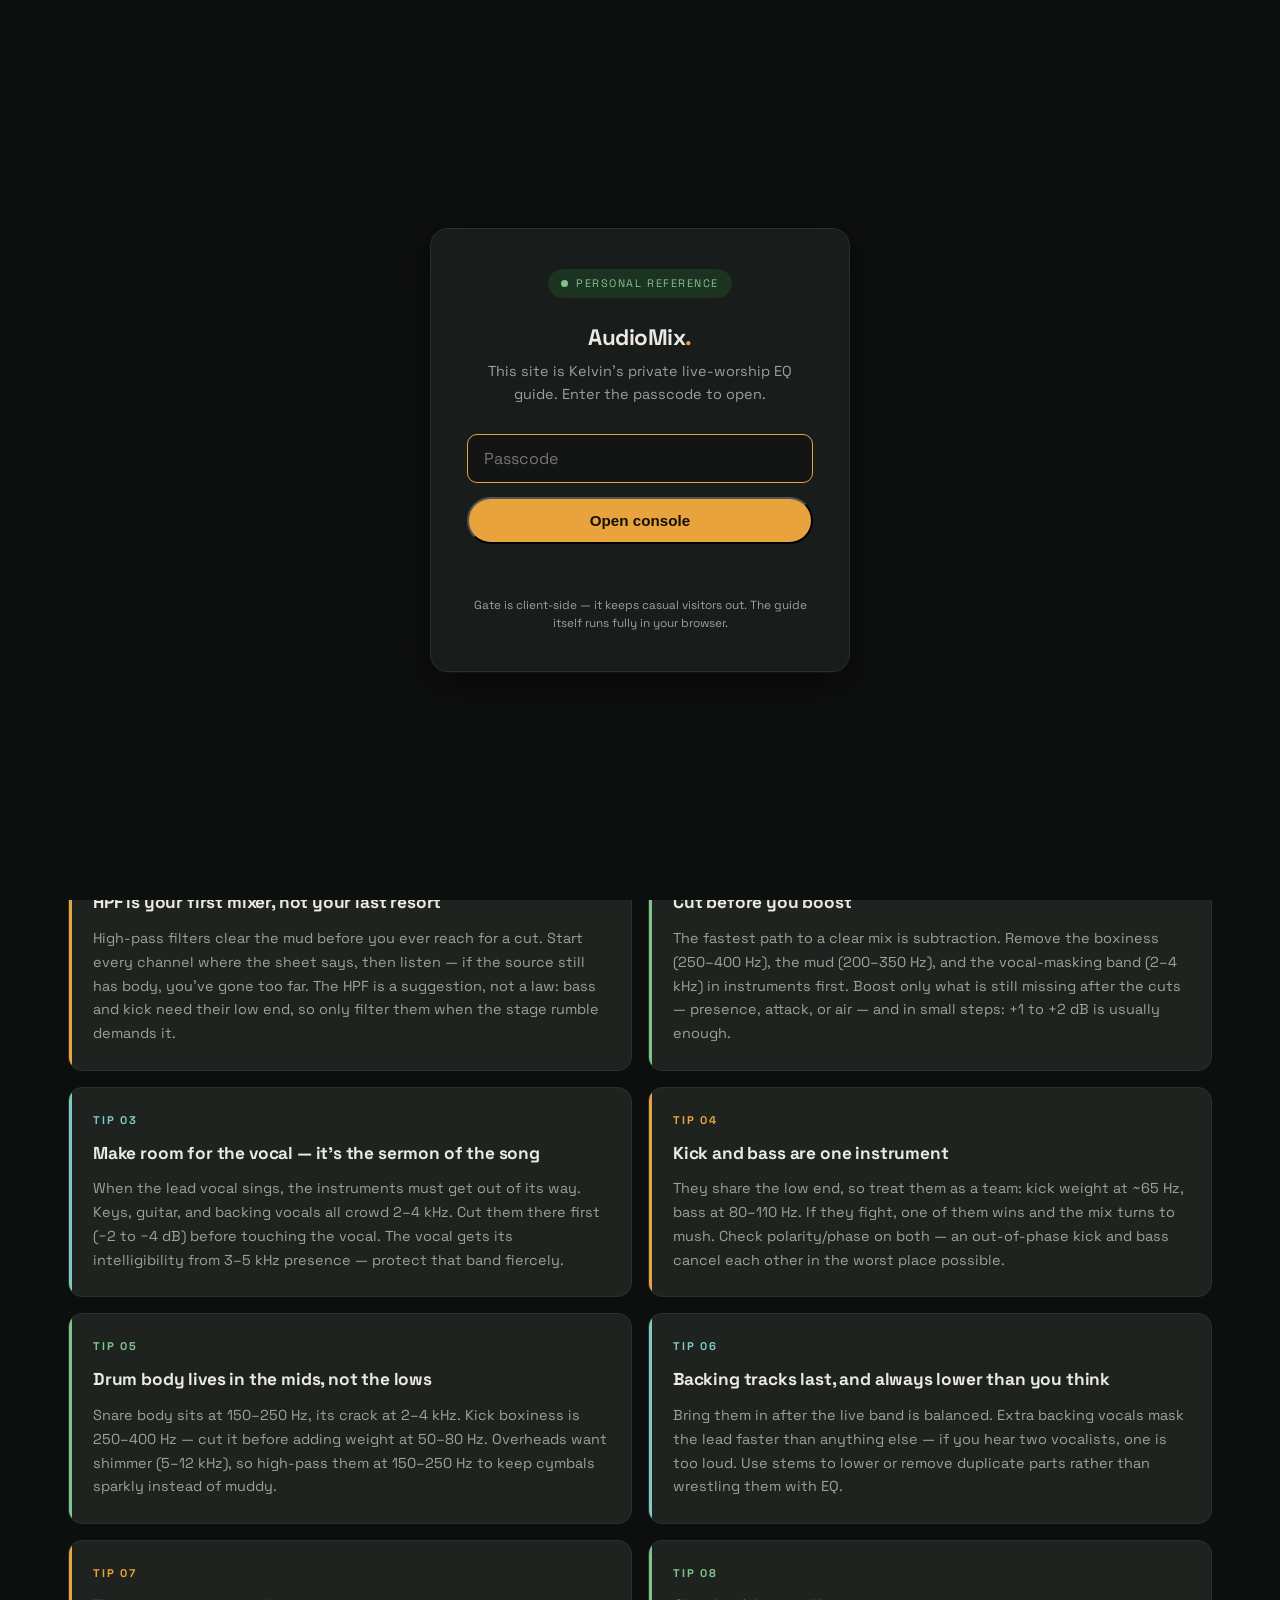
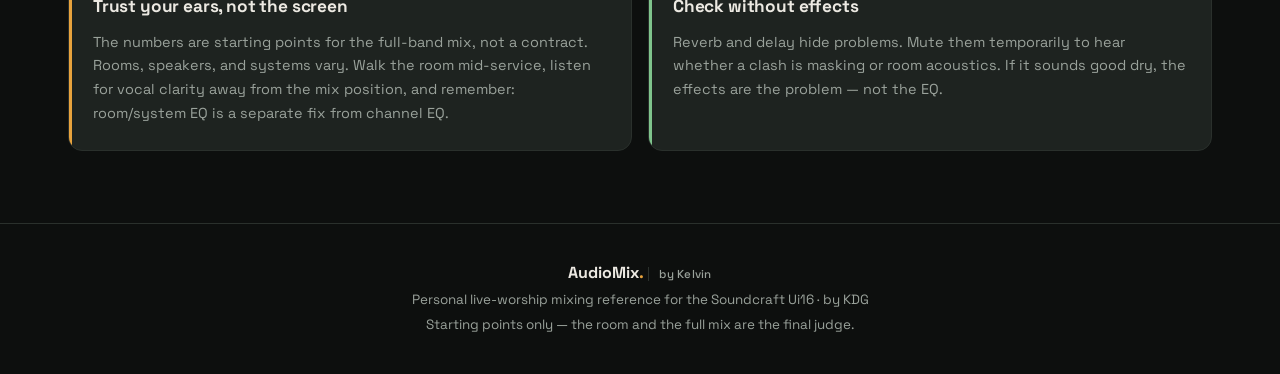
<file: tips.html>
<!DOCTYPE html>
<html lang="en">
<head>
  <meta charset="UTF-8" />
  <meta name="viewport" content="width=device-width, initial-scale=1.0" />
  <title>Best Mixing Tips — AudioMix by Kelvin</title>
  <meta name="description" content="Best tips for mixing live worship on the Soundcraft Ui16 — cutting before boosting, protecting the vocal band, kick-and-bass teamwork, and trusting your ears over the screen." />
  <meta property="og:title" content="Best Mixing Tips — AudioMix by Kelvin" />
  <meta property="og:description" content="Pro mixing tips distilled from practice — the moves that keep a live worship mix clear, present, and easy to listen to." />
  <meta property="og:type" content="website" />
  <link rel="icon" href="data:image/svg+xml,<svg xmlns='http://www.w3.org/2000/svg' viewBox='0 0 100 100'><rect width='100' height='100' rx='20' fill='%230d0f0e'/><rect x='18' y='38' width='64' height='28' rx='6' fill='%23e8a33d'/><rect x='18' y='30' width='64' height='4' rx='2' fill='%237fc48c'/></svg>" />
  <link rel="preconnect" href="https://fonts.googleapis.com" />
  <link rel="preconnect" href="https://fonts.gstatic.com" crossorigin />
  <link href="https://fonts.googleapis.com/css2?family=Space+Grotesk:wght@400;500;600;700&display=swap" rel="stylesheet" />
  <link rel="stylesheet" href="css/style.css" />
  <script defer src="js/gate.js"></script>
  <script type="module" src="js/tips.js"></script>
</head>
<body>
  <a class="skip-link" href="#tips">Skip to tips</a>

  <header class="site-header" id="top">
    <nav class="nav container" aria-label="Primary">
      <a class="brand" href="index.html"><span class="brand-word">AudioMix<span class="brand-dot">.</span></span> <span class="brand-sub">by Kelvin</span></a>
      <button class="nav-toggle" aria-label="Toggle menu" aria-expanded="false" aria-controls="navLinks">
        <span class="nav-toggle-bar"></span><span class="nav-toggle-bar"></span><span class="nav-toggle-bar"></span>
      </button>
      <div class="nav-links" id="navLinks">
        <a href="index.html#guide">EQ Guide</a>
        <a href="index.html#workflow">Workflow</a>
        <a href="cut-through">Cut-Through</a>
        <a href="tips" aria-current="page">Tips</a>
        <a href="measure">Measure</a>
      </div>
    </nav>
  </header>

  <section class="hero" aria-label="Tips intro">
    <div class="hero-media tips"></div>
    <div class="hero-copy">
      <p class="eyebrow">Best Mixing Tips</p>
      <h1 class="hero-title">Moves that keep a mix <em>clear.</em></h1>
      <p class="hero-sub">Eight principles pulled from the workbook and from practice — the habits that make a live worship band sound intentional instead of loud.</p>
      <a class="btn" href="#tips">Read the tips</a>
      <a class="btn secondary" href="index.html">Back to the EQ chart →</a>
    </div>
  </section>

  <main id="tips" class="container">
    <div class="section-head">
      <p class="eyebrow">The Playbook</p>
      <h2>Best tips for mixing</h2>
      <p>Distilled from the Live Worship EQ Guide workbook — the mental checklist behind every good fader move.</p>
    </div>
    <div class="tips-grid" id="tipsGrid"></div>
  </main>

  <footer class="footer">
    <p class="footer-brand">AudioMix<span class="brand-dot">.</span> <span class="brand-sub">by Kelvin</span></p>
    <p>Personal live-worship mixing reference for the Soundcraft Ui16 · by KDG</p>
    <p>Starting points only — the room and the full mix are the final judge.</p>
  </footer>
</body>
</html>
</file>
<file: css/style.css>
/* AudioMix Guide — dark Soundcraft console aesthetic */
:root {
  --bg: #0d0f0e;
  --bg-soft: #121514;
  --surface: #181c1a;
  --surface-2: #1e2320;
  --text: #ece9e2;
  --muted: #9aa29b;
  --line: #2a302c;
  --amber: #e8a33d;
  --amber-soft: #3a2f1c;
  --green: #7fc48c;
  --green-soft: #1d3322;
  --red: #e0734f;
  --red-soft: #3a241b;
  --cyan: #7fc9c4;
  --cyan-soft: #1c3332;
  --font-display: "Space Grotesk", system-ui, -apple-system, sans-serif;
  --font-mono: "JetBrains Mono", ui-monospace, SFMono-Regular, Menlo, monospace;
  --radius: 14px;
  --maxw: 1200px;
  --shadow: 0 1px 0 rgba(255,255,255,.03), 0 12px 32px rgba(0,0,0,.45);
}

* { box-sizing: border-box; }
html { scroll-behavior: smooth; scroll-padding-top: 92px; }
body {
  margin: 0;
  background: var(--bg);
  color: var(--text);
  font-family: var(--font-display);
  font-weight: 400;
  line-height: 1.6;
  -webkit-font-smoothing: antialiased;
}
img { max-width: 100%; display: block; }
a { color: inherit; }
a:focus-visible, button:focus-visible, input:focus-visible {
  outline: 2px solid var(--amber);
  outline-offset: 2px;
  border-radius: 6px;
}
.skip-link {
  position: absolute; left: -999px; top: 12px; background: var(--text); color: var(--bg);
  padding: 8px 14px; border-radius: 8px; z-index: 200;
}
.skip-link:focus { left: 12px; }
.container { max-width: var(--maxw); margin: 0 auto; padding: 0 28px; }

/* Header */
.site-header {
  position: sticky; top: 0; z-index: 100;
  background: rgba(13,15,14,.88);
  backdrop-filter: saturate(140%) blur(12px);
  border-bottom: 1px solid var(--line);
  transition: box-shadow .25s ease;
}
.site-header.is-scrolled { box-shadow: 0 10px 30px rgba(0,0,0,.5); }
.nav {
  display: flex; align-items: center; justify-content: space-between;
  height: 72px;
}
.brand {
  display: inline-flex; align-items: baseline; gap: 10px;
  font-weight: 700; font-size: 1.32rem; letter-spacing: -.02em;
  text-decoration: none; white-space: nowrap;
}
.brand-word { line-height: 1; }
.brand-dot { color: var(--amber); }
.brand-sub {
  font-size: .72rem; letter-spacing: .02em;
  font-weight: 500;
  color: var(--muted); padding-left: 10px; border-left: 1px solid var(--line);
}
.nav-links { display: flex; align-items: center; gap: 28px; font-size: .95rem; }
.nav-links a {
  text-decoration: none; color: var(--muted); font-weight: 500;
  position: relative; padding: 4px 0; transition: color .15s ease;
}
.nav-links a:hover { color: var(--text); }
.nav-links a[aria-current="page"] { color: var(--text); }
.nav-links a[aria-current="page"]::after {
  content: ""; position: absolute; left: 0; right: 0; bottom: 0;
  height: 2px; background: var(--amber);
}
.nav-toggle {
  display: none;
  flex-direction: column; justify-content: center; gap: 5px;
  width: 44px; height: 44px; padding: 10px;
  background: none; border: none; cursor: pointer; border-radius: 10px;
}
.nav-toggle-bar {
  display: block; height: 2px; width: 100%;
  background: var(--text); border-radius: 2px;
  transition: transform .22s ease, opacity .22s ease;
}
.nav-toggle[aria-expanded="true"] .nav-toggle-bar:nth-child(1) { transform: translateY(7px) rotate(45deg); }
.nav-toggle[aria-expanded="true"] .nav-toggle-bar:nth-child(2) { opacity: 0; }
.nav-toggle[aria-expanded="true"] .nav-toggle-bar:nth-child(3) { transform: translateY(-7px) rotate(-45deg); }

/* Hero */
.hero {
  position: relative; overflow: hidden;
  border-bottom: 1px solid var(--line);
  background: var(--bg);
}
.hero-media {
  position: absolute; inset: 0;
  background-image: url("../images/hero.webp");
  background-size: cover; background-position: center;
  opacity: .38;
}
.hero::after {
  content: ""; position: absolute; inset: 0;
  background: linear-gradient(180deg, rgba(13,15,14,.35) 0%, var(--bg) 92%);
}
.hero-copy { position: relative; z-index: 2; padding: 108px 28px 96px; max-width: var(--maxw); margin: 0 auto; }
.eyebrow {
  font-size: .72rem; letter-spacing: .22em; text-transform: uppercase;
  color: var(--amber); font-weight: 600; margin: 0 0 18px;
}
.hero-title {
  font-size: clamp(2.4rem, 6vw, 4.4rem);
  line-height: 1.02; letter-spacing: -.03em; font-weight: 700;
  margin: 0 0 22px; max-width: 15ch;
}
.hero-title em { font-style: italic; color: var(--amber); }
.hero-sub {
  color: var(--muted); font-size: 1.08rem; max-width: 56ch;
  margin: 0 0 30px;
}
.btn {
  display: inline-flex; align-items: center; gap: 10px;
  background: var(--amber); color: #14100a; font-weight: 700;
  text-decoration: none; padding: 13px 26px; border-radius: 999px;
  font-size: .95rem; transition: transform .12s ease, background .15s ease;
}
.btn:hover { transform: translateY(-2px); background: #f0b159; }
.btn.secondary { background: transparent; color: var(--text); border: 1px solid var(--line); }
.btn.secondary:hover { background: var(--surface-2); }

/* Panel + section headings */
.panel {
  background: var(--surface);
  border: 1px solid var(--line);
  border-radius: var(--radius);
  padding: 28px;
  margin-top: 28px;
  box-shadow: var(--shadow);
}
.section-title { font-size: 1.45rem; font-weight: 700; letter-spacing: -.02em; margin: 0 0 4px; }
.section-sub { color: var(--muted); font-size: .95rem; margin: 0 0 22px; }
.section-head { padding: 72px 0 8px; }
.section-head .eyebrow { margin-bottom: 10px; }
.section-head h2 { font-size: 2rem; letter-spacing: -.02em; margin: 0 0 8px; }
.section-head p { color: var(--muted); margin: 0; max-width: 60ch; }

/* Meter strip (hero stat bar) */
.meter-strip {
  display: grid; grid-template-columns: repeat(4, 1fr); gap: 1px;
  background: var(--line); border: 1px solid var(--line); border-radius: var(--radius);
  overflow: hidden; margin-top: 34px; max-width: var(--maxw); margin-left: auto; margin-right: auto;
}
.meter-item {
  background: var(--surface); padding: 18px 22px;
}
.meter-item strong { display: block; font-size: 1.5rem; letter-spacing: -.02em; font-variant-numeric: tabular-nums; }
.meter-item strong .led { color: var(--green); }
.meter-item span { font-size: .8rem; color: var(--muted); text-transform: uppercase; letter-spacing: .08em; }

/* EQ Reference — the graphic (channel strips) */
.eq-chart { display: grid; gap: 16px; }
.eq-row {
  display: grid;
  grid-template-columns: 190px 1.15fr 1fr 1fr 1fr 1fr minmax(210px, 1.2fr);
  gap: 14px;
  align-items: start;
  background: var(--surface-2);
  border: 1px solid var(--line);
  border-left: 3px solid var(--amber);
  border-radius: 12px;
  padding: 14px 16px;
}
.eq-row:nth-child(3n+2) { border-left-color: var(--green); }
.eq-row:nth-child(3n+3) { border-left-color: var(--cyan); }
.eq-src { display: flex; align-items: center; gap: 10px; min-width: 0; }
.eq-src .icon { font-size: 1.2rem; }
.eq-src .name { font-weight: 700; font-size: .96rem; line-height: 1.25; }
.eq-col-label {
  font-size: .62rem; letter-spacing: .14em; text-transform: uppercase;
  color: var(--muted); margin-bottom: 4px; font-weight: 600;
}
.eq-col .val { font-size: .86rem; line-height: 1.45; font-variant-numeric: tabular-nums; }
.eq-col .val .freq { color: var(--amber); font-weight: 600; }
.eq-col.cut .val .freq { color: var(--red); }
.eq-col.boost .val .freq { color: var(--green); }
.eq-col.listen .val { color: var(--muted); font-size: .82rem; }
.eq-legend {
  display: flex; flex-wrap: wrap; gap: 18px;
  font-size: .82rem; color: var(--muted);
  margin-top: 18px;
}
.eq-legend span { display: inline-flex; align-items: center; gap: 8px; }
.eq-legend .sw { width: 8px; height: 8px; border-radius: 50%; display: inline-block; }
.sw-amber { background: var(--amber); }
.sw-red { background: var(--red); }
.sw-green { background: var(--green); }
.sw-cyan { background: var(--cyan); }

/* Workflow steps */
.workflow { display: grid; gap: 12px; }
.wf-step {
  display: grid; grid-template-columns: 56px 1fr 1.4fr;
  gap: 16px; align-items: center;
  background: var(--surface-2); border: 1px solid var(--line); border-radius: 12px;
  padding: 14px 18px;
}
.wf-num {
  width: 44px; height: 44px; border-radius: 50%;
  display: grid; place-items: center;
  background: var(--amber-soft); color: var(--amber);
  font-weight: 700; font-size: 1.05rem; font-variant-numeric: tabular-nums;
}
.wf-action { font-weight: 700; font-size: 1rem; }
.wf-check { color: var(--muted); font-size: .88rem; }

/* Interactive EQ visualizer */
.eqviz { display: flex; flex-direction: column; gap: 20px; }
.eqviz-sel {
  display: flex; flex-wrap: wrap; gap: 8px;
}
.eqviz-btn {
  display: inline-flex; align-items: center; gap: 8px;
  background: var(--surface-2); color: var(--muted);
  border: 1px solid var(--line); border-radius: 999px;
  padding: 8px 14px; font-family: var(--font-display);
  font-size: .84rem; font-weight: 500; cursor: pointer;
  transition: color .15s ease, border-color .15s ease, background .15s ease;
}
.eqviz-btn:hover { color: var(--text); border-color: var(--amber); }
.eqviz-btn[aria-pressed="true"] {
  background: var(--amber-soft); color: var(--amber);
  border-color: var(--amber); font-weight: 700;
}
.eqviz-btn-icon { font-size: 1rem; line-height: 1; }
.eqviz-stage {
  background: var(--bg-soft);
  border: 1px solid var(--line); border-radius: 12px;
  padding: 12px;
}
.eqviz-svg { width: 100%; height: auto; display: block; }
.eqviz-svg .grid-v { stroke: var(--line); stroke-width: 1; }
.eqviz-svg .grid-h { stroke: var(--line); stroke-width: 1; stroke-dasharray: 3 4; }
.eqviz-svg .grid-zero { stroke: var(--muted); stroke-width: 1.2; }
.eqviz-svg .axis-label { fill: var(--muted); font-size: 10px; font-family: var(--font-mono); }
.eqviz-svg .curve {
  fill: none; stroke: var(--amber); stroke-width: 2.4;
  stroke-linecap: round; stroke-linejoin: round;
}
.eqviz-svg .marker .mark-cut { fill: var(--red); }
.eqviz-svg .marker .mark-boost { fill: var(--green); }
.eqviz-svg .marker .mark-hpf { fill: var(--amber); }
.eqviz-svg .marker circle { stroke: var(--bg); stroke-width: 1.5; }
.eqviz-svg .mark-cut circle { fill: var(--red); }
.eqviz-svg .mark-boost circle { fill: var(--green); }
.eqviz-svg .mark-hpf circle { fill: var(--amber); }
.eqviz-svg .mark-label { fill: var(--muted); font-size: 10px; font-family: var(--font-mono); }

/* Cut-Through page */
.ct-table { display: flex; flex-direction: column; gap: 0; overflow-x: auto; }
.ct-row {
  display: grid;
  grid-template-columns: 1.1fr 0.9fr 1.3fr 1.7fr;
  gap: 12px; padding: 12px 14px;
  border-bottom: 1px solid var(--line);
  align-items: start;
}
.ct-row.ct-head {
  background: var(--surface-2); border-top: none; border-radius: 10px 10px 0 0;
  font-weight: 700; font-size: .7rem; letter-spacing: .12em; text-transform: uppercase;
  color: var(--muted);
}
.ct-row.ct-head .ct-cell { padding: 4px 0; }
.ct-cell { font-size: .88rem; line-height: 1.5; }
.ct-band { font-weight: 700; color: var(--amber); }
.ct-range { color: var(--green); font-variant-numeric: tabular-nums; white-space: nowrap; }
.ct-ctrl { color: var(--text); }
.ct-note { color: var(--muted); font-size: .82rem; }
.ct-takeaway {
  margin-top: 16px; padding: 14px 16px; border-radius: 10px;
  background: var(--amber-soft); border: 1px solid rgba(232,163,61,.35);
  color: var(--text); font-size: .9rem;
}
.ct-takeaway strong { color: var(--amber); }

.ct-masks { display: flex; flex-direction: column; gap: 10px; }
.ct-mask {
  display: grid; grid-template-columns: 220px 1fr; gap: 16px; align-items: center;
  background: var(--surface-2); border: 1px solid var(--line);
  border-left: 3px solid var(--red); border-radius: 10px; padding: 12px 16px;
}
.ct-mask-pair { font-weight: 700; font-size: .9rem; }
.ct-mask-range { display: inline-block; margin-top: 3px; font-size: .72rem; color: var(--red); font-variant-numeric: tabular-nums; }
.ct-mask-problem { color: var(--muted); font-size: .86rem; }
.ct-subhead { margin: 22px 0 10px; font-size: 1rem; letter-spacing: -.01em; color: var(--amber); }
.ct-checks { margin: 0; padding-left: 20px; color: var(--muted); font-size: .88rem; display: flex; flex-direction: column; gap: 8px; }

.ct-levers { display: grid; grid-template-columns: repeat(2, 1fr); gap: 16px; margin-top: 28px; }
.ct-lever {
  background: var(--surface); border: 1px solid var(--line); border-radius: var(--radius);
  padding: 22px; display: flex; flex-direction: column; gap: 6px; box-shadow: var(--shadow);
  position: relative; overflow: hidden;
}
.ct-lever::before { content: ""; position: absolute; left: 0; top: 0; bottom: 0; width: 3px; background: var(--amber); }
.ct-lever:nth-child(2n)::before { background: var(--cyan); }
.ct-lever h3 { margin: 0; font-size: 1.08rem; letter-spacing: -.01em; }
.ct-lever-sub { font-size: .7rem; letter-spacing: .14em; text-transform: uppercase; color: var(--amber); font-weight: 700; }
.ct-lever:nth-child(2n) .ct-lever-sub { color: var(--cyan); }
.ct-lever p { margin: 6px 0 0; color: var(--muted); font-size: .88rem; line-height: 1.6; }

.ct-recipes { display: flex; flex-direction: column; gap: 16px; margin-top: 28px; }
.ct-recipe {
  position: relative;
  background: var(--surface-2); border: 1px solid var(--line); border-radius: var(--radius);
  padding: 22px; box-shadow: var(--shadow);
}
.ct-recipe.ct-priority { border-left: 3px solid var(--green); }
.ct-priority-tag {
  position: absolute; top: 16px; right: 18px;
  font-size: .62rem; letter-spacing: .14em; text-transform: uppercase; font-weight: 700;
  color: var(--green); border: 1px solid var(--green-soft); background: var(--green-soft);
  border-radius: 999px; padding: 3px 10px;
}
.ct-recipe-head { display: flex; align-items: center; gap: 10px; margin-bottom: 14px; }
.ct-recipe-icon { font-size: 1.4rem; }
.ct-recipe-head h3 { margin: 0; font-size: 1.15rem; letter-spacing: -.01em; }
.ct-specs { margin: 0; display: grid; grid-template-columns: repeat(2, 1fr); gap: 12px 20px; }
.ct-spec { display: flex; flex-direction: column; gap: 2px; }
.ct-spec dt {
  font-size: .62rem; letter-spacing: .14em; text-transform: uppercase;
  color: var(--muted); font-weight: 700;
}
.ct-spec dd { margin: 0; font-size: .86rem; color: var(--text); line-height: 1.5; }
.ct-spec.ct-cut dd { color: var(--red); }
.ct-spec.ct-boost dd { color: var(--green); }
.ct-move {
  margin-top: 16px; padding: 12px 14px; border-radius: 10px;
  background: var(--amber-soft); border: 1px solid rgba(232,163,61,.3);
  font-size: .86rem; color: var(--text); line-height: 1.55;
}
.ct-move strong { color: var(--amber); }

.ct-steps { margin: 0; padding-left: 0; list-style: none; display: flex; flex-direction: column; gap: 12px; }
.ct-steps li { display: flex; align-items: flex-start; gap: 14px; font-size: .95rem; }
.ct-step-num {
  flex: 0 0 auto; width: 32px; height: 32px; border-radius: 50%;
  display: grid; place-items: center;
  background: var(--amber-soft); color: var(--amber); font-weight: 700;
  font-variant-numeric: tabular-nums;
}
.ct-rules { display: grid; grid-template-columns: repeat(2, 1fr); gap: 10px; }
.ct-rule {
  background: var(--surface-2); border: 1px solid var(--line); border-radius: 10px;
  padding: 12px 14px; font-size: .86rem; color: var(--muted); line-height: 1.5;
}
.ct-rule strong { color: var(--amber); }
.ct-sources { margin: 0; padding-left: 20px; display: flex; flex-direction: column; gap: 8px; font-size: .9rem; }
.ct-sources a { color: var(--cyan); text-decoration: none; }
.ct-sources a:hover { text-decoration: underline; }

@media (max-width: 860px) {
  .ct-levers { grid-template-columns: 1fr; }
  .ct-mask { grid-template-columns: 1fr; gap: 6px; }
  .ct-specs { grid-template-columns: 1fr; }
  .ct-rules { grid-template-columns: 1fr; }
}

/* Tips page */
.tips-grid { display: grid; grid-template-columns: repeat(2, 1fr); gap: 16px; }
.tip-card {
  background: var(--surface-2); border: 1px solid var(--line); border-radius: var(--radius);
  padding: 24px; display: flex; flex-direction: column; gap: 10px;
  position: relative; overflow: hidden;
}
.tip-card::before {
  content: ""; position: absolute; left: 0; top: 0; bottom: 0; width: 3px;
  background: var(--amber);
}
.tip-card:nth-child(3n+2)::before { background: var(--green); }
.tip-card:nth-child(3n+3)::before { background: var(--cyan); }
.tip-card h3 { margin: 0; font-size: 1.08rem; letter-spacing: -.01em; }
.tip-card p { margin: 0; color: var(--muted); font-size: .9rem; line-height: 1.65; }
.tip-num { font-size: .7rem; letter-spacing: .16em; color: var(--amber); font-weight: 700; }
.tip-card:nth-child(3n+2) .tip-num { color: var(--green); }
.tip-card:nth-child(3n+3) .tip-num { color: var(--cyan); }

/* Tips hero (uses tips.webp) */
.hero-media.tips { background-image: url("../images/tips.webp"); }

/* Measure hero (uses measure.webp) */
.hero-media.measure { background-image: url("../images/measure.webp"); }

/* Measure page — gear list */
.me-gear {
  display: flex; flex-direction: column; gap: 12px;
  font-size: .92rem; color: var(--text); line-height: 1.55;
}
.me-gear span { display: flex; align-items: center; gap: 12px; }
.me-gear .sw { flex: 0 0 auto; }

/* Measure page — signal chain diagram */
.me-chain-note { color: var(--muted); font-size: .88rem; margin: 6px 0 18px; }
.me-chain {
  background: var(--bg-soft);
  border: 1px solid var(--line);
  border-radius: 12px;
  padding: 14px;
  overflow-x: auto;
}
.me-chain svg { width: 100%; min-width: 620px; height: auto; display: block; }

/* Measure page — phase + steps */
.me-phase { display: flex; flex-direction: column; gap: 12px; margin-top: 16px; }
.me-phase-head { margin-bottom: 2px; }
.me-phase-tag {
  display: inline-block;
  font-size: .68rem; letter-spacing: .16em; text-transform: uppercase;
  color: var(--amber); font-weight: 700;
  border: 1px solid var(--amber-soft); background: var(--amber-soft);
  border-radius: 999px; padding: 5px 12px;
}
.me-step {
  display: grid; grid-template-columns: 52px 1fr; gap: 16px; align-items: start;
  background: var(--surface-2); border: 1px solid var(--line);
  border-left: 3px solid var(--amber);
  border-radius: 12px; padding: 16px 18px;
}
.me-step:nth-child(3n+2) { border-left-color: var(--green); }
.me-step:nth-child(3n+3) { border-left-color: var(--cyan); }
.me-step-num {
  width: 40px; height: 40px; border-radius: 50%;
  display: grid; place-items: center;
  background: var(--amber-soft); color: var(--amber);
  font-weight: 700; font-size: .95rem; font-variant-numeric: tabular-nums;
}
.me-step:nth-child(3n+2) .me-step-num { background: var(--green-soft); color: var(--green); }
.me-step:nth-child(3n+3) .me-step-num { background: var(--cyan-soft); color: var(--cyan); }
.me-step-body h3 { margin: 0 0 4px; font-size: 1.02rem; letter-spacing: -.01em; }
.me-step-body p { margin: 0; color: var(--muted); font-size: .9rem; line-height: 1.6; }
.me-step-body .ct-takeaway { margin-top: 12px; font-size: .86rem; }

/* Measure page — graph cards */
.me-graph-grid { display: grid; grid-template-columns: repeat(2, 1fr); gap: 16px; }
.me-graph-card {
  background: var(--surface-2); border: 1px solid var(--line);
  border-radius: var(--radius); padding: 22px;
  display: flex; flex-direction: column; gap: 8px; position: relative; overflow: hidden;
}
.me-graph-card::before { content: ""; position: absolute; left: 0; top: 0; bottom: 0; width: 3px; background: var(--amber); }
.me-graph-card.g-cyan::before { background: var(--cyan); }
.me-graph-card.g-green::before { background: var(--green); }
.me-graph-card.g-red::before { background: var(--red); }
.me-graph-card h3 { margin: 0; font-size: 1.1rem; letter-spacing: -.01em; }
.me-graph-card p { margin: 0; color: var(--muted); font-size: .88rem; line-height: 1.6; }
.me-graph-tips { display: flex; flex-direction: column; gap: 12px; margin-top: 16px; }
.me-read-tip {
  display: grid; grid-template-columns: 44px 1fr; gap: 14px; align-items: start;
  background: var(--surface-2); border: 1px solid var(--line); border-radius: 12px; padding: 14px 16px;
}
.me-read-num {
  width: 34px; height: 34px; border-radius: 50%;
  display: grid; place-items: center;
  background: var(--green-soft); color: var(--green);
  font-weight: 700; font-size: .8rem; font-variant-numeric: tabular-nums;
}
.me-read-tip strong { font-size: .95rem; }
.me-read-tip p { margin: 3px 0 0; color: var(--muted); font-size: .87rem; line-height: 1.55; }

/* Measure page — cheat sheet */
.me-cheat { display: flex; flex-direction: column; gap: 0; overflow-x: auto; }
.me-cheat-row {
  display: grid; grid-template-columns: 1fr 1.6fr; gap: 12px;
  padding: 12px 14px; border-bottom: 1px solid var(--line); align-items: start;
  font-size: .88rem; line-height: 1.5;
}
.me-cheat-row:last-of-type { border-bottom: none; }
.me-cheat-head {
  background: var(--surface-2); border-radius: 10px 10px 0 0;
  font-weight: 700; font-size: .68rem; letter-spacing: .14em; text-transform: uppercase;
  color: var(--muted); padding: 8px 14px;
}
.me-cheat-a { font-weight: 700; color: var(--text); }
.me-cheat-h { color: var(--muted); }

/* Measure page — video card at end */
.me-video {
  display: flex; align-items: flex-start; gap: 18px;
  background: var(--surface); border: 1px solid var(--line); border-radius: var(--radius);
  padding: 26px 28px; box-shadow: var(--shadow);
}
.me-video-icon {
  flex: 0 0 auto; width: 54px; height: 54px; border-radius: 50%;
  display: grid; place-items: center;
  background: var(--amber-soft); color: var(--amber);
  font-size: 1.05rem; padding-left: 3px;
}
.me-video-body .eyebrow { margin-bottom: 6px; }
.me-video-body h3 { margin: 0 0 6px; font-size: 1.15rem; letter-spacing: -.01em; }
.me-video-body h3 a { color: var(--text); text-decoration: none; }
.me-video-body h3 a:hover { color: var(--amber); }
.me-video-body p { margin: 0; color: var(--muted); font-size: .88rem; }

@media (max-width: 860px) {
  .me-graph-grid { grid-template-columns: 1fr; }
}

@media (max-width: 760px) {
  .me-step { grid-template-columns: 44px 1fr; gap: 12px; }
  .me-step-num { width: 36px; height: 36px; font-size: .85rem; }
  .me-video { flex-direction: column; }
}

/* Footer */
.footer {
  margin-top: 72px; padding: 36px 0; text-align: center;
  border-top: 1px solid var(--line); color: var(--muted); font-size: .84rem;
}
.footer .footer-brand { font-weight: 700; color: var(--text); font-size: 1rem; margin: 0 0 4px; }
.footer p { margin: 3px 0; }
.footer code { background: var(--surface-2); padding: 1px 6px; border-radius: 5px; }

/* Password gate */
.gate {
  position: fixed; inset: 0; z-index: 300;
  background: var(--bg);
  display: flex; align-items: center; justify-content: center;
  padding: 28px;
}
.gate-card {
  width: 100%; max-width: 420px;
  background: var(--surface); border: 1px solid var(--line); border-radius: 18px;
  padding: 40px 36px; text-align: center; box-shadow: var(--shadow);
}
.gate-logo { font-size: 1.4rem; font-weight: 700; letter-spacing: -.02em; margin: 0 0 4px; }
.gate-logo .brand-dot { color: var(--amber); }
.gate-sub { color: var(--muted); font-size: .9rem; margin: 0 0 28px; }
.gate form { display: flex; flex-direction: column; gap: 14px; }
.gate input[type="password"] {
  background: var(--bg-soft); border: 1px solid var(--line); border-radius: 10px;
  color: var(--text); font-size: 1rem; padding: 13px 16px; font-family: var(--font-display);
}
.gate input[type="password"]:focus { border-color: var(--amber); outline: none; }
.gate .btn { justify-content: center; }
.gate-err { color: var(--red); font-size: .84rem; min-height: 1.2em; margin: 0; }
.gate-foot { margin: 22px 0 0; font-size: .74rem; color: var(--muted); line-height: 1.5; }
.gate-badge {
  display: inline-flex; align-items: center; gap: 8px;
  font-size: .68rem; letter-spacing: .14em; text-transform: uppercase;
  color: var(--green); border: 1px solid var(--green-soft);
  background: var(--green-soft); border-radius: 999px; padding: 5px 12px; margin-bottom: 22px;
}
.gate-badge .dot { width: 7px; height: 7px; border-radius: 50%; background: var(--green); }

/* Responsive */
@media (max-width: 980px) {
  .eq-row {
    grid-template-columns: repeat(6, 1fr);
  }
  .eq-src { grid-column: 1 / -1; }
  .eq-col { grid-column: span 2; }
  .eq-col.listen { grid-column: 1 / -1; grid-row: auto; }
  .wf-step { grid-template-columns: 56px 1fr; }
  .wf-check { grid-column: 2; }
  .tips-grid { grid-template-columns: 1fr; }
}
@media (max-width: 760px) {
  .nav { height: 62px; }
  .brand { font-size: 1.1rem; }
  .brand-sub { display: none; }
  .nav-toggle { display: flex; }
  .nav-links {
    position: absolute; top: 100%; left: 0; right: 0;
    flex-direction: column; align-items: stretch; gap: 0;
    background: var(--bg);
    border-bottom: 1px solid var(--line);
    box-shadow: 0 16px 30px rgba(0,0,0,.5);
    padding: 8px 28px 16px;
    display: none;
  }
  .nav-links.open { display: flex; }
  .nav-links a { padding: 14px 0; font-size: 1.05rem; border-bottom: 1px solid var(--line); }
  .nav-links a:last-of-type { border-bottom: none; }
  .nav-links a::after { display: none; }
  .meter-strip { grid-template-columns: repeat(2, 1fr); }
  .hero-copy { padding: 72px 24px 64px; }
  .eq-col { grid-column: 1 / -1; }
}
</file>
